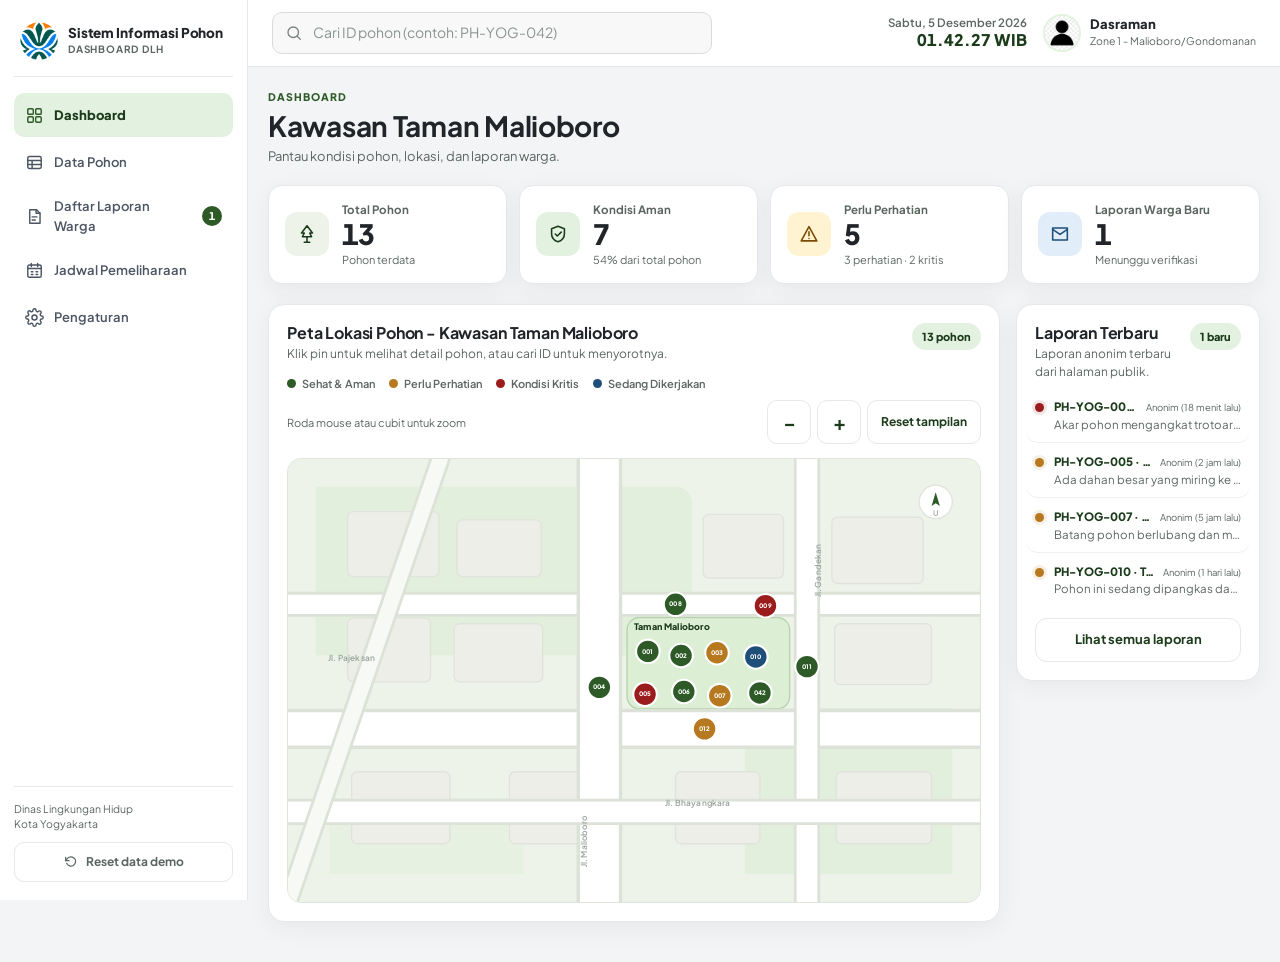
<file: dashboard.html>
<!DOCTYPE html>
<html lang="id">
<head>
  <meta charset="UTF-8">
  <meta name="viewport" content="width=device-width, initial-scale=1">
  <meta name="description" content="Dashboard petugas DLH Kota Yogyakarta: metrik pohon, peta lokasi, dan pemantauan kondisi pohon perkotaan.">
  <meta name="theme-color" content="#1B3B1A">
  <title>Dashboard DLH — Sistem Informasi Pohon Perkotaan</title>
  <link rel="icon" type="image/png" href="assets/DLHLog.png">
  <link rel="preconnect" href="https://fonts.googleapis.com">
  <link rel="preconnect" href="https://fonts.gstatic.com" crossorigin>
  <link href="https://fonts.googleapis.com/css2?family=Plus+Jakarta+Sans:wght@400;500;600;700;800&display=swap" rel="stylesheet">
  <link rel="stylesheet" href="css/style.css">
</head>
<body class="halaman-dashboard">
  <a class="lewati-ke-konten" href="#isi-dasbor">Lewati ke konten utama</a>

  <div class="tata-letak-dasbor">
    <aside class="sidebar" id="sidebar-dasbor" aria-label="Navigasi dashboard">
      <a class="sidebar-merek" href="index.html" aria-label="Buka halaman publik Sistem Informasi Pohon Perkotaan">
        <img class="logo-dlh" src="assets/DLHLog.png" alt="Logo DLH" width="38" height="38">
        <span class="sidebar-merek-teks">
          <span class="sidebar-judul">Sistem Informasi Pohon</span>
          <span class="sidebar-sub">Dashboard DLH</span>
        </span>
      </a>

      <nav class="sidebar-nav" aria-label="Menu utama">
        <button class="menu-dasbor aktif" type="button" data-tampilan="dashboard" aria-current="page">
          <svg viewBox="0 0 24 24" fill="none" stroke="currentColor" stroke-width="1.8" stroke-linecap="round" stroke-linejoin="round" aria-hidden="true" focusable="false">
            <rect x="3.5" y="3.5" width="7" height="7" rx="1.5"></rect>
            <rect x="13.5" y="3.5" width="7" height="7" rx="1.5"></rect>
            <rect x="3.5" y="13.5" width="7" height="7" rx="1.5"></rect>
            <rect x="13.5" y="13.5" width="7" height="7" rx="1.5"></rect>
          </svg>
          <span>Dashboard</span>
        </button>
        <button class="menu-dasbor" type="button" data-tampilan="data-pohon">
          <svg viewBox="0 0 24 24" fill="none" stroke="currentColor" stroke-width="1.8" stroke-linecap="round" stroke-linejoin="round" aria-hidden="true" focusable="false">
            <rect x="3.5" y="4.5" width="17" height="15" rx="2"></rect>
            <path d="M3.5 9.5h17M3.5 14.5h17M9 9.5v10"></path>
          </svg>
          <span>Data Pohon</span>
        </button>
        <button class="menu-dasbor" type="button" data-tampilan="laporan">
          <svg viewBox="0 0 24 24" fill="none" stroke="currentColor" stroke-width="1.8" stroke-linecap="round" stroke-linejoin="round" aria-hidden="true" focusable="false">
            <path d="M6 3.5h8.5L19 8v12.5H6z"></path>
            <path d="M14 3.5V8h5M9 12.5h6M9 16.5h4"></path>
          </svg>
          <span>Daftar Laporan Warga</span>
          <span class="lencana-menu" id="lencana-laporan" hidden></span>
        </button>
        <button class="menu-dasbor" type="button" data-tampilan="jadwal">
          <svg viewBox="0 0 24 24" fill="none" stroke="currentColor" stroke-width="1.8" stroke-linecap="round" stroke-linejoin="round" aria-hidden="true" focusable="false">
            <rect x="3.5" y="5" width="17" height="15.5" rx="2"></rect>
            <path d="M8 3v4M16 3v4M3.5 9.5h17M8 13.5h2M14 13.5h2M8 17h2M14 17h2"></path>
          </svg>
          <span>Jadwal Pemeliharaan</span>
        </button>
        <button class="menu-dasbor" type="button" data-tampilan="pengaturan">
          <svg viewBox="0 0 24 24" fill="none" stroke="currentColor" stroke-width="1.8" stroke-linecap="round" stroke-linejoin="round" aria-hidden="true" focusable="false">
            <circle cx="12" cy="12" r="3.2"></circle>
            <path d="M19.4 15a1.7 1.7 0 0 0 .34 1.87l.06.06a2 2 0 1 1-2.83 2.83l-.06-.06A1.7 1.7 0 0 0 15 19.4a1.7 1.7 0 0 0-1 1.55V21a2 2 0 1 1-4 0v-.09A1.7 1.7 0 0 0 9 19.4a1.7 1.7 0 0 0-1.87.34l-.06.06a2 2 0 1 1-2.83-2.83l.06-.06A1.7 1.7 0 0 0 4.6 15a1.7 1.7 0 0 0-1.55-1H3a2 2 0 1 1 0-4h.09A1.7 1.7 0 0 0 4.6 9a1.7 1.7 0 0 0-.34-1.87l-.06-.06a2 2 0 1 1 2.83-2.83l.06.06A1.7 1.7 0 0 0 9 4.6a1.7 1.7 0 0 0 1-1.55V3a2 2 0 1 1 4 0v.09A1.7 1.7 0 0 0 15 4.6a1.7 1.7 0 0 0 1.87-.34l.06-.06a2 2 0 1 1 2.83 2.83l-.06.06A1.7 1.7 0 0 0 19.4 9c.14.62.7 1 1.55 1H21a2 2 0 1 1 0 4h-.09a1.7 1.7 0 0 0-1.51 1Z"></path>
          </svg>
          <span>Pengaturan</span>
        </button>
      </nav>

      <div class="sidebar-kaki">
        <p class="sidebar-catatan">Dinas Lingkungan Hidup<br>Kota Yogyakarta</p>
        <button class="tombol-reset-data" id="tombol-reset-data" type="button">
          <svg viewBox="0 0 24 24" fill="none" stroke="currentColor" stroke-width="1.8" stroke-linecap="round" stroke-linejoin="round" aria-hidden="true" focusable="false">
            <path d="M4 5v5h5"></path>
            <path d="M5.5 14a7 7 0 1 0 1.2-7.5L4 10"></path>
          </svg>
          Reset data demo
        </button>
      </div>
    </aside>

    <div class="konten-dasbor">
      <header class="bar-atas">
        <button class="tombol-menu-dasbor" id="tombol-menu-dasbor" type="button" aria-label="Buka menu navigasi" aria-expanded="false" aria-controls="sidebar-dasbor">
          <svg viewBox="0 0 24 24" fill="none" stroke="currentColor" stroke-width="1.8" stroke-linecap="round" stroke-linejoin="round" aria-hidden="true" focusable="false">
            <path d="M4 7h16M4 12h16M4 17h16"></path>
          </svg>
        </button>

        <form class="cari-dasbor" id="form-cari-pohon" role="search" novalidate>
          <label class="sr-only" for="cari-pohon-dasbor">Cari ID pohon</label>
          <span class="ikon-cari-dasbor" aria-hidden="true">
            <svg viewBox="0 0 24 24" fill="none" stroke="currentColor" stroke-width="1.8" stroke-linecap="round" stroke-linejoin="round" focusable="false">
              <circle cx="11" cy="11" r="7"></circle>
              <path d="m16.2 16.2 4.3 4.3"></path>
            </svg>
          </span>
          <input id="cari-pohon-dasbor" name="cari" type="search" placeholder="Cari ID pohon (contoh: PH-YOG-042)" autocomplete="off" autocapitalize="characters" spellcheck="false" aria-describedby="error-cari-dasbor status-cari-dasbor">
          <p class="pesan-error pesan-cari-dasbor" id="error-cari-dasbor" role="alert" hidden></p>
          <p class="sr-only" id="status-cari-dasbor" aria-live="polite"></p>
        </form>

        <div class="waktu-dasbor">
          <p class="waktu-tanggal" id="tanggal-dasbor"></p>
          <p class="waktu-jam" id="jam-dasbor"></p>
        </div>

        <div class="profil-dasbor">
          <img class="profile" src="assets/Profile.jpg" alt="Profile" width="38" height="38">
          <span class="profil-teks">
            <span class="profil-nama">Dasraman</span>
            <span class="profil-zona">Zone 1 - Malioboro/Gondomanan</span>
          </span>
        </div>
      </header>

      <main class="isi-dasbor" id="isi-dasbor">
        <section class="tampilan" id="tampilan-dashboard" aria-labelledby="judul-dasbor">
          <div class="kepala-dasbor">
            <div>
              <p class="eyebrow-dasbor">Dashboard</p>
              <h1 class="judul-dasbor" id="judul-dasbor">Kawasan Taman Malioboro</h1>
              <p class="sub-dasbor">Pantau kondisi pohon, lokasi, dan laporan warga.</p>
            </div>
          </div>

          <section class="metrik-grid" aria-label="Metrik utama">
            <article class="kartu-metrik metrik-total">
              <span class="ikon-metrik" aria-hidden="true">
                <svg viewBox="0 0 24 24" fill="none" stroke="currentColor" stroke-width="1.7" stroke-linecap="round" stroke-linejoin="round" focusable="false">
                  <path d="M12 3 6 11h3l-2 4h10l-2-4h3L12 3Z"></path>
                  <path d="M12 15v6M9 21h6"></path>
                </svg>
              </span>
              <div>
                <p class="metrik-label">Total Pohon</p>
                <p class="metrik-nilai" id="metrik-total">0</p>
                <p class="metrik-sub" id="metrik-total-sub">Pohon terdata</p>
              </div>
            </article>

            <article class="kartu-metrik metrik-aman">
              <span class="ikon-metrik" aria-hidden="true">
                <svg viewBox="0 0 24 24" fill="none" stroke="currentColor" stroke-width="1.7" stroke-linecap="round" stroke-linejoin="round" focusable="false">
                  <path d="M12 3.5 5 6.2v5.4c0 4.3 2.9 7.4 7 8.9 4.1-1.5 7-4.6 7-8.9V6.2L12 3.5Z"></path>
                  <path d="m9 12 2.2 2.2L15.5 10"></path>
                </svg>
              </span>
              <div>
                <p class="metrik-label">Kondisi Aman</p>
                <p class="metrik-nilai" id="metrik-aman">0</p>
                <p class="metrik-sub" id="metrik-aman-sub">Pohon sehat</p>
              </div>
            </article>

            <article class="kartu-metrik metrik-perhatian">
              <span class="ikon-metrik" aria-hidden="true">
                <svg viewBox="0 0 24 24" fill="none" stroke="currentColor" stroke-width="1.7" stroke-linecap="round" stroke-linejoin="round" focusable="false">
                  <path d="M12 4 3.5 19.5h17L12 4Z"></path>
                  <path d="M12 9.5v4.5M12 17h.01"></path>
                </svg>
              </span>
              <div>
                <p class="metrik-label">Perlu Perhatian</p>
                <p class="metrik-nilai" id="metrik-perhatian">0</p>
                <p class="metrik-sub" id="metrik-perhatian-sub">Perlu pemantauan</p>
              </div>
            </article>

            <article class="kartu-metrik metrik-laporan">
              <span class="ikon-metrik" aria-hidden="true">
                <svg viewBox="0 0 24 24" fill="none" stroke="currentColor" stroke-width="1.7" stroke-linecap="round" stroke-linejoin="round" focusable="false">
                  <path d="M4 5.5h16v13H4z"></path>
                  <path d="m4 7 8 5.5L20 7"></path>
                </svg>
              </span>
              <div>
                <p class="metrik-label">Laporan Warga Baru</p>
                <p class="metrik-nilai" id="metrik-laporan">0</p>
                <p class="metrik-sub" id="metrik-laporan-sub">Menunggu verifikasi</p>
              </div>
            </article>
          </section>

          <div class="grid-dasbor" id="grid-dasbor">
            <section class="kartu kartu-peta" aria-labelledby="judul-peta">
              <div class="kepala-kartu">
                <div>
                  <h2 class="judul-kartu" id="judul-peta">Peta Lokasi Pohon - Kawasan Taman Malioboro</h2>
                  <p class="sub-kartu">Klik pin untuk melihat detail pohon, atau cari ID untuk menyorotnya.</p>
                </div>
                <span class="penanda-jumlah" id="jumlah-pin">0 pohon</span>
              </div>

              <div class="legenda-peta" aria-label="Legenda status pohon">
                <span class="legenda-item"><span class="legenda-titik legenda-aman" aria-hidden="true"></span>Sehat &amp; Aman</span>
                <span class="legenda-item"><span class="legenda-titik legenda-perhatian" aria-hidden="true"></span>Perlu Perhatian</span>
                <span class="legenda-item"><span class="legenda-titik legenda-kritis" aria-hidden="true"></span>Kondisi Kritis</span>
                <span class="legenda-item"><span class="legenda-titik legenda-dikerjakan" aria-hidden="true"></span>Sedang Dikerjakan</span>
              </div>

              <div class="alat-peta">
                <span class="petunjuk-zoom">Roda mouse atau cubit untuk zoom</span>
                <div class="tombol-zoom-grup" role="group" aria-label="Kontrol zoom peta">
                  <button class="tombol tombol-sekunder tombol-kecil tombol-zoom-peta" id="zoom-keluar" type="button" aria-label="Perkecil peta" title="Perkecil peta">−</button>
                  <button class="tombol tombol-sekunder tombol-kecil tombol-zoom-peta" id="zoom-masuk" type="button" aria-label="Perbesar peta" title="Perbesar peta">+</button>
                  <button class="tombol tombol-sekunder tombol-kecil tombol-zoom-reset" id="zoom-reset" type="button" aria-label="Reset tampilan peta" title="Reset tampilan peta">Reset tampilan</button>
                </div>
                <p class="sr-only" id="status-zoom-peta" aria-live="polite"></p>
              </div>

              <div class="bingkai-peta">
                <svg class="peta-svg" id="peta-pohon" viewBox="0 0 1000 640" role="group" aria-label="Peta lokasi pohon di Kawasan Taman Malioboro">
                  <rect width="1000" height="640" fill="#EEF3EA"></rect>

                  <g aria-hidden="true">
                    <path d="M40 40h520a24 24 0 0 1 24 24v220H40z" fill="#E3EFDD"></path>
                    <path d="M660 360h300v240H660z" fill="#E3EFDD"></path>
                    <path d="M60 490h280v110H60z" fill="#E7F1E1"></path>
                    <rect x="490" y="229" width="235" height="132" rx="18" fill="#DCEFD5" stroke="#B7D3AD" stroke-width="2"></rect>

                    <g fill="#EDEEE8" stroke="#E0E3DB" stroke-width="2">
                      <rect x="86" y="76" width="132" height="94" rx="8"></rect>
                      <rect x="244" y="88" width="122" height="82" rx="8"></rect>
                      <rect x="86" y="230" width="120" height="92" rx="8"></rect>
                      <rect x="240" y="238" width="128" height="84" rx="8"></rect>
                      <rect x="600" y="80" width="116" height="92" rx="8"></rect>
                      <rect x="786" y="84" width="132" height="96" rx="8"></rect>
                      <rect x="790" y="238" width="140" height="88" rx="8"></rect>
                      <rect x="92" y="452" width="142" height="104" rx="8"></rect>
                      <rect x="320" y="452" width="128" height="104" rx="8"></rect>
                      <rect x="560" y="452" width="122" height="104" rx="8"></rect>
                      <rect x="792" y="452" width="138" height="104" rx="8"></rect>
                    </g>

                    <g fill="none" stroke-linecap="round">
                      <path d="M-20 210h1040" stroke="#DCE2D8" stroke-width="36"></path>
                      <path d="M-20 210h1040" stroke="#FFFFFF" stroke-width="28"></path>
                      <path d="M-20 390h1040" stroke="#DCE2D8" stroke-width="58"></path>
                      <path d="M-20 390h1040" stroke="#FFFFFF" stroke-width="48"></path>
                      <path d="M450-20v680" stroke="#DCE2D8" stroke-width="66"></path>
                      <path d="M450-20v680" stroke="#FFFFFF" stroke-width="56"></path>
                      <path d="M750-20v680" stroke="#DCE2D8" stroke-width="38"></path>
                      <path d="M750-20v680" stroke="#FFFFFF" stroke-width="30"></path>
                      <path d="M-20 510h1040" stroke="#DCE2D8" stroke-width="38"></path>
                      <path d="M-20 510h1040" stroke="#FFFFFF" stroke-width="30"></path>
                      <path d="M0 640 220 0" stroke="#DCE2D8" stroke-width="30"></path>
                      <path d="M0 640 220 0" stroke="#F7F9F5" stroke-width="22"></path>
                    </g>

                    <g class="peta-jalan-label" fill="#98A49B">
                      <text x="58" y="292">Jl. Pajeksan</text>
                      <text x="545" y="502">Jl. Bhayangkara</text>
                      <text x="770" y="200" transform="rotate(-90 770 200)">Jl. Gandekan</text>
                      <text x="432" y="590" transform="rotate(-90 432 590)">Jl. Malioboro</text>
                    </g>

                    <text class="peta-taman-label" id="label-taman-peta" x="500" y="247">Taman Malioboro</text>

                    <g transform="translate(936 62)" fill="#A8B2A9">
                      <circle r="24" fill="#FFFFFF" stroke="#E0E5DD" stroke-width="2"></circle>
                      <path d="M0-14 6 6 0 2-6 6Z" fill="#2D5A27"></path>
                      <text x="0" y="20" text-anchor="middle" font-size="11" font-weight="700">U</text>
                    </g>
                  </g>

                  <g id="lapisan-pin"></g>
                  <g id="lapisan-label" pointer-events="none"></g>
                  <g id="lapisan-pilih" pointer-events="none"></g>
                </svg>
              </div>
            </section>

            <section class="kartu kartu-laporan kartu-notifikasi-laporan" aria-labelledby="judul-laporan">
              <div class="kepala-kartu">
                <div>
                  <h2 class="judul-kartu" id="judul-laporan">Laporan Terbaru</h2>
                  <p class="sub-kartu">Laporan anonim terbaru dari halaman publik.</p>
                </div>
                <span class="penanda-jumlah" id="jumlah-laporan">0 baru</span>
              </div>
              <div class="kartu-isi kartu-isi-laporan daftar-notifikasi-laporan" id="daftar-laporan" aria-live="polite"></div>
              <div class="kaki-kartu-laporan">
                <button class="tombol tombol-sekunder tombol-blok tombol-lihat-semua" id="tombol-lihat-semua-laporan" type="button">Lihat semua laporan</button>
              </div>
            </section>
          </div>
        </section>

        <section class="tampilan tampilan-data-pohon" id="tampilan-data-pohon" hidden aria-labelledby="judul-data-pohon-halaman">
            <div class="kepala-dasbor">
              <div>
                <p class="eyebrow-dasbor">Data Pohon</p>
                <h1 class="judul-dasbor" id="judul-data-pohon-halaman">Data Pohon Kawasan</h1>
                <p class="sub-dasbor">Kelola data seluruh pohon dan tentukan letaknya di peta. Klik peta saat menambah atau mengubah pohon.</p>
              </div>
            </div>
            <div class="slot-peta-data" id="slot-peta-data"></div>

            <section class="kartu kartu-data-pohon" id="kartu-data-pohon" aria-labelledby="judul-data-pohon">
            <div class="kepala-kartu">
              <div>
                <h2 class="judul-kartu" id="judul-data-pohon">Data Pohon</h2>
                <p class="sub-kartu">Cari, saring, lalu kelola data seluruh pohon kawasan.</p>
              </div>
              <span class="penanda-jumlah" id="jumlah-tabel-pohon">0 pohon</span>
            </div>

            <div class="alat-data-pohon">
              <form class="cari-data-pohon" id="form-cari-tabel" role="search" novalidate>
                <label class="sr-only" for="cari-tabel-pohon">Cari kode atau nama pohon</label>
                <span class="ikon-cari-dasbor" aria-hidden="true">
                  <svg viewBox="0 0 24 24" fill="none" stroke="currentColor" stroke-width="1.8" stroke-linecap="round" stroke-linejoin="round" focusable="false">
                    <circle cx="11" cy="11" r="7"></circle>
                    <path d="m16.2 16.2 4.3 4.3"></path>
                  </svg>
                </span>
                <input class="kontrol kontrol-cari" id="cari-tabel-pohon" name="cari" type="search" placeholder="Cari kode atau nama pohon" autocomplete="off" autocapitalize="characters" spellcheck="false">
              </form>

              <div class="filter-data-pohon">
                <label class="sr-only" for="filter-status-pohon">Filter status pohon</label>
                <select class="pilihan pilihan-filter" id="filter-status-pohon">
                  <option value="">Semua status</option>
                  <option value="aman">Sehat &amp; Aman</option>
                  <option value="perhatian">Perlu Perhatian</option>
                  <option value="kritis">Kondisi Kritis</option>
                  <option value="dikerjakan">Sedang Dikerjakan</option>
                </select>
                <label class="sr-only" for="filter-lokasi-pohon">Filter lokasi pohon</label>
                <select class="pilihan pilihan-filter" id="filter-lokasi-pohon">
                  <option value="">Semua lokasi</option>
                  <option value="taman">Di dalam taman</option>
                  <option value="jalan">Di jalan sekitar taman</option>
                </select>
              </div>

              <button class="tombol tombol-utama tombol-kecil tombol-tambah-tabel" id="tombol-tambah-pohon-tabel" type="button">
                <svg viewBox="0 0 24 24" fill="none" stroke="currentColor" stroke-width="2" stroke-linecap="round" aria-hidden="true" focusable="false">
                  <path d="M12 5v14M5 12h14"></path>
                </svg>
                Tambah Pohon
              </button>
            </div>

            <p class="sr-only" id="status-tabel-pohon" aria-live="polite"></p>

            <div class="tabel-gulir" role="region" aria-label="Tabel data pohon" tabindex="0">
              <table class="tabel-pohon">
                <caption class="sr-only">Daftar seluruh pohon kawasan beserta lokasi, status, tingkat kesehatan, dan aksi pengelolaan.</caption>
                <thead>
                  <tr>
                    <th scope="col">Kode</th>
                    <th scope="col">Nama</th>
                    <th scope="col">Nama Latin</th>
                    <th scope="col">Lokasi</th>
                    <th scope="col">Status</th>
                    <th scope="col">Kesehatan</th>
                    <th scope="col" class="kolom-aksi">Aksi</th>
                  </tr>
                </thead>
                <tbody id="isi-tabel-pohon"></tbody>
              </table>
            </div>
          </section>
        </section>

        <section class="tampilan" id="tampilan-laporan" hidden aria-labelledby="judul-laporan-lengkap">
          <div class="kepala-dasbor">
            <div>
              <p class="eyebrow-dasbor">Daftar Laporan Warga</p>
              <h1 class="judul-dasbor" id="judul-laporan-lengkap">Laporan Warga</h1>
              <p class="sub-dasbor">Tinjau laporan anonim lalu jalankan alur penanganan sampai selesai.</p>
            </div>
            <p class="penanda-data"><span class="titik-data" aria-hidden="true"></span><span id="ringkasan-laporan">0 laporan</span></p>
          </div>

          <div class="kartu kartu-daftar-laporan">
            <div class="kartu-isi kartu-isi-laporan daftar-laporan daftar-laporan-lengkap" id="daftar-laporan-lengkap" aria-live="polite"></div>
          </div>
        </section>

        <section class="tampilan" id="tampilan-segera" hidden aria-labelledby="judul-segera">
          <div class="kartu keadaan-segera">
            <span class="ikon-segera" aria-hidden="true">
              <svg viewBox="0 0 24 24" fill="none" stroke="currentColor" stroke-width="1.6" stroke-linecap="round" stroke-linejoin="round" focusable="false">
                <circle cx="12" cy="12" r="8.5"></circle>
                <path d="M12 7.5V12l3 2"></path>
              </svg>
            </span>
            <p class="eyebrow-dasbor">Menu Dashboard</p>
            <h1 id="judul-segera">Segera hadir</h1>
            <p class="teks-redup" id="deskripsi-segera">Fitur ini akan tersedia pada versi berikutnya.</p>
            <button class="tombol tombol-sekunder" id="kembali-dasbor" type="button">Kembali ke Dashboard</button>
          </div>
        </section>
      </main>
    </div>
  </div>

  <div class="lapisan-sidebar" id="lapisan-sidebar" hidden></div>

  <dialog class="dialog-form-pohon" id="panel-form-pohon" aria-labelledby="judul-form-pohon">
    <div class="dialog-form-kepala">
      <div>
        <h2 class="judul-kartu" id="judul-form-pohon">Tambah Pohon</h2>
        <p class="sub-kartu" id="sub-form-pohon">Isi data pohon, lalu klik pada peta untuk memilih posisi pin.</p>
      </div>
      <button class="panel-tutup" id="tutup-form-pohon" type="button" aria-label="Tutup form pohon">
        <svg viewBox="0 0 24 24" fill="none" stroke="currentColor" stroke-width="2" stroke-linecap="round" aria-hidden="true" focusable="false">
            <path d="m6 6 12 12M18 6 6 18"></path>
        </svg>
      </button>
      </div>

      <form class="form-pohon" id="form-pohon" novalidate>
        <div class="form-pohon-grid">
          <div class="form-grup">
            <label class="label-form" for="input-kode-pohon">Kode pohon</label>
            <input class="kontrol" id="input-kode-pohon" type="text" readonly aria-describedby="bantuan-kode-pohon">
            <p class="bantuan" id="bantuan-kode-pohon">Kode dibuat otomatis berurutan dan tidak dapat diubah.</p>
          </div>

          <div class="form-grup">
            <label class="label-form" for="input-nama-pohon">Nama pohon <span class="tanda-wajib" aria-hidden="true">*</span></label>
            <input class="kontrol" id="input-nama-pohon" name="nama" type="text" required aria-required="true" aria-describedby="error-nama-pohon">
            <p class="pesan-error" id="error-nama-pohon" role="alert" hidden></p>
          </div>

          <div class="form-grup">
            <label class="label-form" for="input-latin-pohon">Nama Latin</label>
            <input class="kontrol" id="input-latin-pohon" name="namaLatin" type="text" placeholder="Contoh: Swietenia mahagoni">
          </div>

          <div class="form-grup">
            <label class="label-form" for="input-usia-pohon">Estimasi usia (tahun)</label>
            <input class="kontrol" id="input-usia-pohon" name="usia" type="number" min="0" step="1" inputmode="numeric" value="0">
          </div>

          <div class="form-grup">
            <label class="label-form" for="input-resapan-pohon">Daya resapan air</label>
            <select class="pilihan" id="input-resapan-pohon" name="resapanTingkat">
              <option value="Tinggi">Tinggi</option>
              <option value="Sedang" selected>Sedang</option>
              <option value="Rendah">Rendah</option>
            </select>
          </div>

          <div class="form-grup">
            <label class="label-form" for="input-liter-pohon">Perkiraan resapan (L/hari)</label>
            <input class="kontrol" id="input-liter-pohon" name="resapanLiter" type="number" min="0" step="1" inputmode="numeric" value="0">
          </div>

          <div class="form-grup">
            <label class="label-form" for="input-pangkas-pohon">Jadwal pemangkasan</label>
            <input class="kontrol" id="input-pangkas-pohon" name="jadwalPangkas" type="date">
          </div>

          <div class="form-grup">
            <label class="label-form" for="input-kesehatan-pohon">Tingkat kesehatan (0-100) <span class="tanda-wajib" aria-hidden="true">*</span></label>
            <input class="kontrol" id="input-kesehatan-pohon" name="kesehatan" type="number" min="0" max="100" step="1" inputmode="numeric" required aria-required="true" aria-describedby="error-kesehatan-pohon">
            <p class="pesan-error" id="error-kesehatan-pohon" role="alert" hidden></p>
          </div>

          <div class="form-grup">
            <label class="label-form" for="input-status-pohon">Status</label>
            <select class="pilihan" id="input-status-pohon" name="status">
              <option value="aman">Sehat &amp; Aman</option>
              <option value="perhatian">Perlu Perhatian</option>
              <option value="kritis">Kondisi Kritis</option>
              <option value="dikerjakan">Sedang Dikerjakan</option>
            </select>
          </div>

          <div class="form-grup">
            <label class="label-form" for="input-lokasi-pohon">Lokasi</label>
            <select class="pilihan" id="input-lokasi-pohon" name="lokasiTipe">
              <option value="taman">Di dalam taman</option>
              <option value="jalan">Di jalan sekitar taman</option>
            </select>
          </div>
        </div>
        
        <div class="form-posisi">
          <p class="label-form">Posisi pin</p>
          <p class="bantuan">Klik pada peta lokasi pohon untuk menaruh pin. Peta tetap bisa di-zoom dan digeser.</p>
          <p class="posisi-nilai" id="status-posisi-pohon">Posisi belum dipilih.</p>
        </div>
        
        <p class="pesan-error" id="error-form-pohon" role="alert" hidden></p>

        <div class="aksi-form">
          <button class="tombol tombol-sekunder" type="button" id="batal-form-pohon">Batal</button>
          <button class="tombol tombol-utama" type="submit" id="simpan-form-pohon">Simpan Pohon</button>
        </div>
      </form>
    </dialog>

  <dialog class="panel-detail" id="dialog-pohon" aria-labelledby="judul-detail-pohon">
    <div class="panel-detail-isi">
      <div class="panel-detail-kepala">
        <p class="kode-pohon" id="detail-kode"></p>
        <button class="panel-tutup" type="button" id="tutup-detail-pohon" aria-label="Tutup detail pohon">
          <svg viewBox="0 0 24 24" fill="none" stroke="currentColor" stroke-width="2" stroke-linecap="round" aria-hidden="true" focusable="false">
            <path d="m6 6 12 12M18 6 6 18"></path>
          </svg>
        </button>
      </div>
      <h2 class="judul-detail" id="judul-detail-pohon"></h2>
      <p class="nama-latin" id="detail-latin"></p>
      <p class="detail-status"><span class="badge" id="detail-badge"></span></p>
      <dl class="rincian-detail" id="detail-rincian"></dl>
      <a class="tombol tombol-utama tombol-blok" id="detail-tautan" href="index.html?id=PH-YOG-042">Buka Halaman Publik</a>
      <div class="detail-aksi">
        <button class="tombol tombol-sekunder" id="tombol-ubah-pohon" type="button">Ubah</button>
        <button class="tombol tombol-bahaya" id="tombol-hapus-pohon" type="button">Hapus</button>
      </div>
      <p class="bantuan detail-catatan">Perubahan dari dashboard akan terlihat di halaman publik setelah halaman dimuat ulang.</p>
    </div>
  </dialog>

  <dialog class="panel-detail" id="dialog-laporan" aria-labelledby="judul-detail-laporan">
    <div class="panel-detail-isi">
      <div class="panel-detail-kepala">
        <p class="kode-pohon" id="detail-laporan-kode"></p>
        <button class="panel-tutup" type="button" id="tutup-detail-laporan" aria-label="Tutup detail laporan">
          <svg viewBox="0 0 24 24" fill="none" stroke="currentColor" stroke-width="2" stroke-linecap="round" aria-hidden="true" focusable="false">
            <path d="m6 6 12 12M18 6 6 18"></path>
          </svg>
        </button>
      </div>
      <h2 class="judul-detail" id="judul-detail-laporan">Detail Laporan Warga</h2>
      <p class="detail-laporan-meta" id="detail-laporan-meta"></p>
      <p class="detail-status"><span class="badge" id="detail-laporan-badge"></span></p>
      <p class="detail-laporan-deskripsi" id="detail-laporan-deskripsi"></p>
      <figure class="detail-laporan-foto" id="detail-laporan-foto-wadah">
        <img id="detail-laporan-foto" alt="Foto laporan warga" width="640" height="420">
      </figure>
      <dl class="rincian-detail" id="detail-laporan-rincian"></dl>
      <a class="tombol tombol-sekunder tombol-blok" id="detail-laporan-tautan" href="index.html">Buka Halaman Publik</a>
    </div>
  </dialog>

  <dialog class="panel-detail" id="dialog-hapus-pohon" aria-labelledby="judul-hapus-pohon">
    <div class="panel-detail-isi">
      <div class="panel-detail-kepala">
        <p class="kode-pohon" id="hapus-kode-pohon"></p>
        <button class="panel-tutup" type="button" id="tutup-hapus-pohon" aria-label="Tutup konfirmasi hapus pohon">
          <svg viewBox="0 0 24 24" fill="none" stroke="currentColor" stroke-width="2" stroke-linecap="round" aria-hidden="true" focusable="false">
            <path d="m6 6 12 12M18 6 6 18"></path>
          </svg>
        </button>
      </div>
      <h2 class="judul-detail" id="judul-hapus-pohon">Hapus pohon?</h2>
      <p class="teks-redup" id="pesan-hapus-pohon"></p>
      <p class="pesan-peringatan" id="peringatan-hapus-pohon" role="alert" hidden></p>
      <div class="aksi-form">
        <button class="tombol tombol-sekunder" type="button" id="batal-hapus-pohon">Batal</button>
        <button class="tombol tombol-bahaya" type="button" id="konfirmasi-hapus-pohon">Hapus Pohon</button>
      </div>
    </div>
  </dialog>

  <script src="js/data.js"></script>
  <script src="js/dashboard.js"></script>
</body>
</html>
</file>
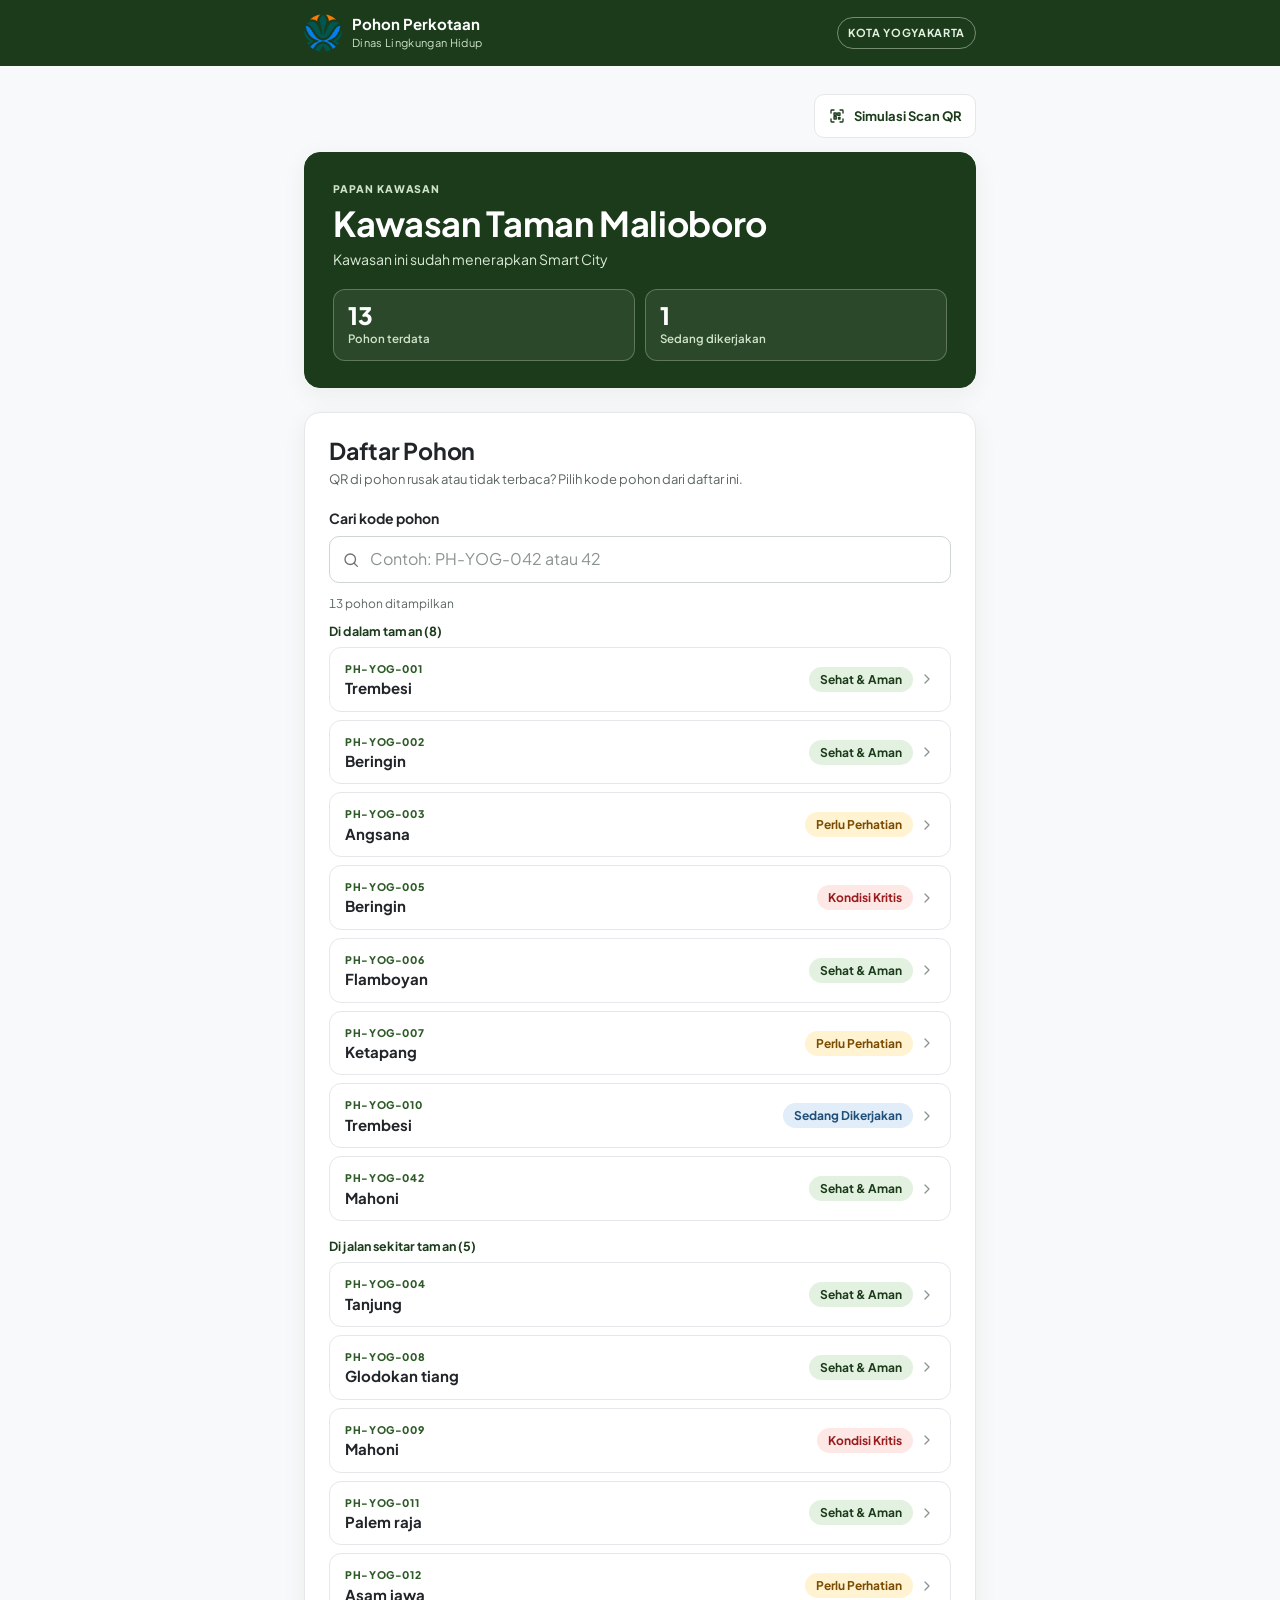
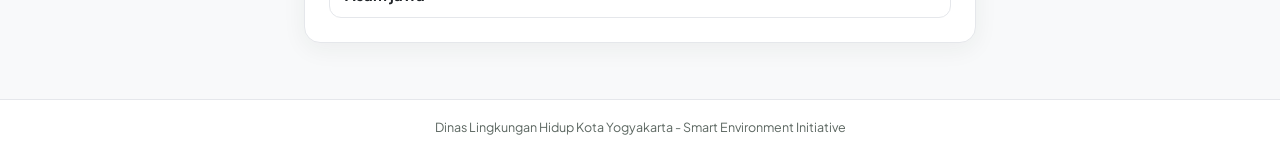
<file: taman.html>
<!DOCTYPE html>
<html lang="id">
<head>
  <meta charset="UTF-8">
  <meta name="viewport" content="width=device-width, initial-scale=1">
  <meta name="description" content="Papan kawasan digital: daftar pohon di dalam taman dan di jalan sekitar, status kesehatan, dan akses cepat ke halaman informasi setiap pohon di Kota Yogyakarta.">
  <meta name="theme-color" content="#1B3B1A">
  <title>Papan Kawasan — Sistem Informasi Pohon Perkotaan</title>
  <link rel="icon" type="image/png" href="assets/DLHLog.png">
  <link rel="preconnect" href="https://fonts.googleapis.com">
  <link rel="preconnect" href="https://fonts.gstatic.com" crossorigin>
  <link href="https://fonts.googleapis.com/css2?family=Plus+Jakarta+Sans:wght@400;500;600;700;800&display=swap" rel="stylesheet">
  <link rel="stylesheet" href="css/style.css">
</head>
<body class="halaman halaman-publik halaman-taman">
  <a class="lewati-ke-konten" href="#isi-taman">Lewati ke konten utama</a>

  <header class="kepala-publik">
    <div class="wadah">
      <a class="merek" href="index.html" aria-label="Beranda Sistem Informasi Pohon Perkotaan">
        <img class="logo-dlh" src="assets/DLHLog.png" alt="Logo DLH" width="38" height="38">
        <span class="merek-teks">
          <span class="merek-judul">Pohon Perkotaan</span>
          <span class="merek-sub">Dinas Lingkungan Hidup</span>
        </span>
      </a>
      <span class="penanda-kota">Kota Yogyakarta</span>
    </div>
  </header>

  <main class="wadah halaman-isi">
    <div class="bilah-aksi">
      <button class="tombol tombol-sekunder tombol-kecil" type="button" id="tombol-scan" aria-haspopup="dialog">
        <svg width="18" height="18" viewBox="0 0 24 24" fill="none" stroke="currentColor" stroke-width="1.8" stroke-linecap="round" stroke-linejoin="round" aria-hidden="true" focusable="false">
          <path d="M4 8V5a1 1 0 0 1 1-1h3M16 4h3a1 1 0 0 1 1 1v3M20 16v3a1 1 0 0 1-1 1h-3M8 20H5a1 1 0 0 1-1-1v-3"></path>
          <path d="M8 8h3v3H8zM13 8h3v3h-3zM8 13h3v3H8zM14 14h2v2h-2z"></path>
        </svg>
        Simulasi Scan QR
      </button>
    </div>

    <div id="isi-taman">
      <section class="kartu kartu-isi" aria-label="Memuat data">
        <p class="teks-redup">Memuat data kawasan...</p>
      </section>
    </div>

    <noscript>
      <section class="kartu kartu-isi bagian">
        <p>Halaman ini membutuhkan JavaScript untuk menampilkan daftar pohon dan kolom pencarian.</p>
      </section>
    </noscript>
  </main>

  <footer class="kaki">
    <p>Dinas Lingkungan Hidup Kota Yogyakarta - Smart Environment Initiative</p>
  </footer>

  <dialog class="dialog" id="dialog-scan" aria-labelledby="judul-dialog-scan" aria-describedby="deskripsi-dialog-scan">
    <form class="dialog-isi" id="form-scan" novalidate>
      <h2 id="judul-dialog-scan">Simulasi Scan QR</h2>
      <p class="teks-redup" id="deskripsi-dialog-scan">Masukkan kode pohon yang tertera pada papan atau batang pohon.</p>
      <div class="form-grup">
        <label class="label-form" for="input-scan">Kode pohon</label>
        <input class="kontrol" id="input-scan" name="kode" type="text" placeholder="Contoh: PH-YOG-042" autocomplete="off" autocapitalize="characters" spellcheck="false" aria-describedby="error-scan">
        <p class="pesan-error" id="error-scan" role="alert" hidden></p>
      </div>
      <div class="dialog-aksi">
        <button class="tombol tombol-sekunder" type="button" id="tombol-batal-scan">Batal</button>
        <button class="tombol tombol-utama" type="submit">Buka Halaman Pohon</button>
      </div>
    </form>
  </dialog>

  <script src="js/data.js"></script>
  <script src="js/taman.js"></script>
</body>
</html>
</file>
<file: css/style.css>
/* ==========================================================================
   style.css — gaya bersama Sistem Informasi Pohon Perkotaan Yogyakarta
   Token warna mengikuti SPEC. Font Plus Jakarta Sans dimuat lewat <link>
   Google Fonts di setiap halaman, dengan fallback system-ui.
   ========================================================================== */

:root {
  --hijau-sage: #2D5A27;
  --hijau-hutan: #1B3B1A;
  --latar-publik: #F8F9FA;
  --latar-dashboard: #F3F4F6;
  --teks: #212529;
  --teks-redup: #5B6660;
  --garis: #E5E7EB;
  --putih: #FFFFFF;

  --badge-aman-bg: #E3F1E0;
  --badge-aman-teks: #1B3B1A;
  --badge-perhatian-bg: #FFF3D1;
  --badge-perhatian-teks: #7A4B00;
  --badge-kritis-bg: #FDE8E6;
  --badge-kritis-teks: #9B1C1C;
  --badge-dikerjakan-bg: #E1EDF8;
  --badge-dikerjakan-teks: #1F4E79;

  --merah: #9B1C1C;
  --merah-bg: #FDE8E6;
  --hijau-muda: #E3F1E0;

  --pin-aman: #2D5A27;
  --pin-perhatian: #B7791F;
  --pin-kritis: #9B1C1C;
  --pin-dikerjakan: #1F4E79;

  --font: 'Plus Jakarta Sans', system-ui, -apple-system, 'Segoe UI', Roboto, Arial, sans-serif;
  --radius-kecil: 10px;
  --radius: 16px;
  --radius-besar: 24px;
  --bayang-kartu: 0 6px 24px rgba(27, 59, 26, 0.06);
  --transisi: 160ms ease;
  --lebar-publik: 720px;
  --lebar-dashboard: 1280px;
}

/* --------------------------------------------------------------------------
   Reset dan dasar
   -------------------------------------------------------------------------- */

*,
*::before,
*::after {
  box-sizing: border-box;
}

html {
  -webkit-text-size-adjust: 100%;
  scroll-behavior: smooth;
}

body {
  margin: 0;
  min-height: 100vh;
  font-family: var(--font);
  font-size: 16px;
  line-height: 1.55;
  color: var(--teks);
  background: var(--latar-publik);
  -webkit-font-smoothing: antialiased;
  text-rendering: optimizeLegibility;
}

body.halaman-dashboard {
  background: var(--latar-dashboard);
}

h1, h2, h3, h4, h5, h6 {
  margin: 0 0 0.5em;
  line-height: 1.22;
  letter-spacing: -0.01em;
}

h1 { font-size: clamp(1.5rem, 5vw, 2rem); }
h2 { font-size: clamp(1.2rem, 4vw, 1.45rem); }
h3 { font-size: 1.1rem; }

p {
  margin: 0 0 1rem;
}

p:last-child {
  margin-bottom: 0;
}

a {
  color: var(--hijau-sage);
  text-underline-offset: 3px;
}

a:hover {
  color: var(--hijau-hutan);
}

img {
  display: block;
  max-width: 100%;
}

button,
input,
textarea,
select {
  font: inherit;
  color: inherit;
}

button {
  cursor: pointer;
}

[hidden] {
  display: none !important;
}

::selection {
  background: var(--hijau-muda);
  color: var(--hijau-hutan);
}

:focus-visible {
  outline: 3px solid var(--hijau-sage);
  outline-offset: 2px;
  border-radius: 4px;
}

.kepala-publik :focus-visible {
  outline-color: var(--putih);
}

/* --------------------------------------------------------------------------
   Kerangka halaman
   -------------------------------------------------------------------------- */

.halaman {
  display: flex;
  flex-direction: column;
  min-height: 100vh;
}

.halaman-isi {
  flex: 1 1 auto;
}

.wadah {
  width: 100%;
  max-width: var(--lebar-publik);
  margin-inline: auto;
  padding: 20px 16px 40px;
}

.wadah-dashboard {
  max-width: var(--lebar-dashboard);
}

.bagian {
  margin-top: 20px;
}

@media (min-width: 640px) {
  .wadah {
    padding: 28px 24px 56px;
  }

  .bagian {
    margin-top: 24px;
  }
}

/* --------------------------------------------------------------------------
   Kepala halaman publik dan kaki halaman
   -------------------------------------------------------------------------- */

.kepala-publik {
  background: var(--hijau-hutan);
  color: var(--putih);
}

.kepala-publik .wadah {
  display: flex;
  align-items: center;
  justify-content: space-between;
  gap: 12px;
  padding-block: 14px;
}

.merek {
  display: flex;
  align-items: center;
  gap: 10px;
  min-width: 0;
}

.profile {
  width: 38px;
  height: 38px;
  flex: 0 0 auto;
  object-fit: cover;
  border-radius: 50%;
  padding: 0;
  border: 2px solid var(--hijau-muda);
  background: var(--putih);
}

.merek-teks {
  min-width: 0;
}

.merek-judul {
  margin: 0;
  font-size: 14px;
  font-weight: 700;
  line-height: 1.25;
}

.merek-sub {
  margin: 0;
  font-size: 11px;
  letter-spacing: 0.03em;
  color: #CFE3CB;
}

.penanda-kota {
  flex: 0 0 auto;
  padding: 6px 10px;
  border: 1px solid rgba(227, 241, 224, 0.45);
  border-radius: 999px;
  color: #E3F1E0;
  font-size: 10.5px;
  font-weight: 700;
  letter-spacing: 0.06em;
  text-transform: uppercase;
}

@media (min-width: 640px) {
  .merek-judul { font-size: 15px; }
  .penanda-kota { font-size: 11px; }
}

.kaki {
  margin-top: auto;
  padding: 18px 16px;
  border-top: 1px solid var(--garis);
  background: var(--putih);
  color: var(--teks-redup);
  font-size: 12.5px;
  text-align: center;
}

.kaki p {
  margin: 0;
}

/* --------------------------------------------------------------------------
   Kartu
   -------------------------------------------------------------------------- */

.kartu {
  background: var(--putih);
  border: 1px solid var(--garis);
  border-radius: var(--radius);
  box-shadow: var(--bayang-kartu);
}

.kartu-isi {
  padding: 20px;
}

.kartu-kepala {
  padding: 20px 20px 0;
}

.kartu-gelap {
  border-color: var(--hijau-hutan);
  background: var(--hijau-hutan);
  color: var(--putih);
}

.kartu-gelap .teks-redup {
  color: #CFE3CB;
}

@media (min-width: 640px) {
  .kartu-isi { padding: 24px; }
  .kartu-kepala { padding: 24px 24px 0; }
}

/* --------------------------------------------------------------------------
   Badge status
   -------------------------------------------------------------------------- */

.badge {
  display: inline-flex;
  align-items: center;
  gap: 6px;
  padding: 5px 11px;
  border-radius: 999px;
  font-size: 12px;
  font-weight: 700;
  line-height: 1.25;
  white-space: nowrap;
}

.badge-aman {
  background: var(--badge-aman-bg);
  color: var(--badge-aman-teks);
}

.badge-perhatian {
  background: var(--badge-perhatian-bg);
  color: var(--badge-perhatian-teks);
}

.badge-kritis {
  background: var(--badge-kritis-bg);
  color: var(--badge-kritis-teks);
}

.badge-dikerjakan {
  background: var(--badge-dikerjakan-bg);
  color: var(--badge-dikerjakan-teks);
}

/* --------------------------------------------------------------------------
   Tombol
   -------------------------------------------------------------------------- */

.tombol {
  display: inline-flex;
  align-items: center;
  justify-content: center;
  gap: 8px;
  min-height: 44px;
  padding: 10px 18px;
  border: 1px solid transparent;
  border-radius: 12px;
  background: var(--putih);
  color: var(--teks);
  font-size: 14.5px;
  font-weight: 700;
  text-align: center;
  text-decoration: none;
  transition:
    background-color var(--transisi),
    border-color var(--transisi),
    color var(--transisi);
}

.tombol:disabled,
.tombol[aria-disabled='true'] {
  opacity: 0.48;
  cursor: not-allowed;
}

.tombol-utama {
  background: var(--hijau-sage);
  color: var(--putih);
}

.tombol-sekunder {
  border-color: var(--garis);
  background: var(--putih);
  color: var(--hijau-hutan);
}

.tombol-hantu {
  border-color: transparent;
  background: transparent;
  color: var(--hijau-sage);
}

.tombol-bahaya {
  border-color: #F6C9C5;
  background: var(--merah-bg);
  color: var(--merah);
}

.tombol-blok {
  width: 100%;
}

.tombol-kecil {
  min-height: 44px;
  padding: 8px 13px;
  border-radius: 10px;
  font-size: 13px;
}

@media (hover: hover) {
  .tombol-utama:hover {
    background: var(--hijau-hutan);
    color: var(--putih);
  }

  .tombol-sekunder:hover {
    border-color: var(--hijau-sage);
    color: var(--hijau-hutan);
  }

  .tombol-hantu:hover {
    background: rgba(45, 90, 39, 0.08);
    color: var(--hijau-hutan);
  }

  .tombol-bahaya:hover {
    background: #F8D6D2;
  }
}

/* --------------------------------------------------------------------------
   Formulir
   -------------------------------------------------------------------------- */

.form-grup {
  margin-bottom: 18px;
}

.form-baris {
  display: grid;
  gap: 16px;
}

.label-form {
  display: block;
  margin-bottom: 7px;
  font-size: 14px;
  font-weight: 700;
}

.tanda-wajib {
  color: var(--merah);
  font-weight: 700;
}

.kontrol,
.area-teks,
.pilihan {
  width: 100%;
  min-height: 44px;
  padding: 10px 12px;
  border: 1px solid #CFD6D2;
  border-radius: var(--radius-kecil);
  background: var(--putih);
  color: var(--teks);
  font-size: 16px;
  transition:
    border-color var(--transisi),
    box-shadow var(--transisi);
}

.area-teks {
  min-height: 132px;
  resize: vertical;
}

.kontrol::placeholder,
.area-teks::placeholder {
  color: #8A948E;
}

.kontrol:focus,
.area-teks:focus,
.pilihan:focus {
  border-color: var(--hijau-sage);
  outline: none;
  box-shadow: 0 0 0 3px rgba(45, 90, 39, 0.16);
}

.kontrol[aria-invalid='true'],
.area-teks[aria-invalid='true'] {
  border-color: var(--merah);
}

.bantuan {
  margin: 6px 0 0;
  color: var(--teks-redup);
  font-size: 12.5px;
}

.pesan-error {
  margin: 6px 0 0;
  color: var(--merah);
  font-size: 13px;
  font-weight: 600;
}

.penghitung {
  margin-top: 6px;
  color: var(--teks-redup);
  font-size: 12px;
  font-variant-numeric: tabular-nums;
  text-align: right;
}

.penghitung-di-luar {
  color: var(--merah);
  font-weight: 700;
}

/* --------------------------------------------------------------------------
   Unggah dan pratinjau foto
   -------------------------------------------------------------------------- */

.kotak-unggah {
  padding: 16px;
  border: 2px dashed #C7D2C3;
  border-radius: var(--radius-kecil);
  background: #FBFCFA;
  text-align: center;
}

.pratinjau-foto {
  position: relative;
  margin-top: 12px;
  overflow: hidden;
  border: 1px solid var(--garis);
  border-radius: 12px;
  background: var(--putih);
}

.pratinjau-foto img {
  width: 100%;
  max-height: 240px;
  object-fit: cover;
}

.aksi-foto {
  display: flex;
  flex-wrap: wrap;
  gap: 8px;
  margin-top: 10px;
}

@media (min-width: 640px) {
  .form-baris-2 {
    grid-template-columns: repeat(2, minmax(0, 1fr));
  }
}

/* --------------------------------------------------------------------------
   Accordion (memakai elemen <details> agar aksesibel)
   -------------------------------------------------------------------------- */

.akordeon {
  overflow: hidden;
  border: 1px solid var(--garis);
  border-radius: 12px;
  background: var(--putih);
}

.akordeon + .akordeon {
  margin-top: 10px;
}

.akordeon summary {
  display: flex;
  align-items: center;
  justify-content: space-between;
  gap: 12px;
  min-height: 52px;
  padding: 14px 16px;
  font-weight: 700;
  list-style: none;
  cursor: pointer;
}

.akordeon summary::-webkit-details-marker {
  display: none;
}

.akordeon summary::after {
  content: '+';
  color: var(--hijau-sage);
  font-size: 20px;
  line-height: 1;
}

.akordeon[open] summary::after {
  content: '−';
}

.akordeon-isi {
  padding: 0 16px 16px;
}

/* --------------------------------------------------------------------------
   Utilitas
   -------------------------------------------------------------------------- */

.tumpuk > * + * {
  margin-top: 12px;
}

.baris {
  display: flex;
  flex-wrap: wrap;
  align-items: center;
  gap: 10px;
}

.baris-antara {
  justify-content: space-between;
}

.grid {
  display: grid;
  gap: 14px;
}

.teks-redup {
  color: var(--teks-redup);
}

.teks-miring {
  font-style: italic;
}

.teks-tengah {
  text-align: center;
}

.teks-kecil {
  font-size: 13px;
}

.judul-kecil {
  margin: 0 0 6px;
  color: var(--teks-redup);
  font-size: 12px;
  font-weight: 700;
  letter-spacing: 0.04em;
  text-transform: uppercase;
}

.pemisah {
  height: 1px;
  margin: 20px 0;
  border: 0;
  background: var(--garis);
}

.sr-only {
  position: absolute;
  width: 1px;
  height: 1px;
  margin: -1px;
  padding: 0;
  overflow: hidden;
  clip: rect(0, 0, 0, 0);
  white-space: nowrap;
  border: 0;
}

@media (min-width: 560px) {
  .grid-2 {
    grid-template-columns: repeat(2, minmax(0, 1fr));
  }
}

/* --------------------------------------------------------------------------
   Halaman publik: identitas pohon, statistik, riwayat, laporan
   -------------------------------------------------------------------------- */

.lewati-ke-konten {
  position: absolute;
  top: -60px;
  left: 12px;
  z-index: 100;
  padding: 10px 14px;
  border-radius: 8px;
  background: var(--putih);
  color: var(--hijau-hutan);
  font-weight: 700;
  transition: top var(--transisi);
}

.lewati-ke-konten:focus {
  top: 12px;
}

.merek {
  color: inherit;
  text-decoration: none;
}

.merek-teks {
  display: flex;
  flex-direction: column;
  gap: 1px;
}

.bilah-aksi {
  display: flex;
  flex-wrap: wrap;
  justify-content: flex-end;
  gap: 10px;
  margin-bottom: 14px;
}

.kartu-pohon {
  overflow: hidden;
}

.kepala-pohon {
  display: flex;
  flex-wrap: wrap;
  align-items: flex-start;
  justify-content: space-between;
  gap: 12px;
  padding: 20px 20px 18px;
  border-bottom: 1px solid var(--garis);
}

.identitas-pohon {
  min-width: 0;
}

.kode-pohon {
  margin: 0 0 4px;
  color: var(--hijau-sage);
  font-size: 11.5px;
  font-weight: 800;
  letter-spacing: 0.07em;
}

.judul-pohon {
  margin: 0 0 2px;
  font-size: clamp(1.45rem, 5vw, 1.9rem);
}

.nama-latin {
  margin: 0;
  color: var(--teks-redup);
  font-size: 14px;
  font-style: italic;
}

.kartu-pohon .kartu-isi {
  padding-top: 16px;
}

/* Penanda progres 5 bulatan */

.wadah-progres {
  flex: 1 0 100%;
}

.wadah-progres:empty {
  display: none;
}

.wadah-progres:not(:empty) {
  padding-top: 14px;
  border-top: 1px solid var(--garis);
}

.progres-kepala {
  display: flex;
  align-items: baseline;
  justify-content: space-between;
  gap: 10px;
  margin-bottom: 14px;
}

.progres-judul {
  margin: 0;
  color: var(--teks-redup);
  font-size: 11.5px;
  font-weight: 800;
  letter-spacing: 0.05em;
  text-transform: uppercase;
}

.progres-kode {
  margin: 0;
  color: var(--hijau-sage);
  font-size: 11.5px;
  font-weight: 700;
  white-space: nowrap;
}

.progres-daftar {
  position: relative;
  display: grid;
  grid-template-columns: repeat(5, minmax(0, 1fr));
  margin: 0;
  padding: 0;
  list-style: none;
}

.progres-daftar::before,
.progres-daftar::after {
  content: '';
  position: absolute;
  top: 17px;
  left: 10%;
  height: 2px;
  border-radius: 2px;
  background: #E1E6DF;
}

.progres-daftar::before {
  width: 80%;
}

.progres-daftar::after {
  width: var(--progres-lebar, 0%);
  background: var(--hijau-sage);
  transition: width 320ms ease;
}

.progres-langkah {
  position: relative;
  z-index: 1;
  display: flex;
  flex-direction: column;
  align-items: center;
  gap: 7px;
  min-width: 0;
  text-align: center;
}

.progres-lingkaran {
  display: inline-flex;
  align-items: center;
  justify-content: center;
  width: 36px;
  height: 36px;
  border: 2px solid #D8DFD6;
  border-radius: 50%;
  background: var(--putih);
  color: #8A948E;
  font-size: 12.5px;
  font-weight: 800;
  line-height: 1;
}

.progres-lingkaran svg {
  width: 16px;
  height: 16px;
}

.progres-label {
  color: var(--teks-redup);
  font-size: 10px;
  font-weight: 600;
  line-height: 1.25;
  overflow-wrap: anywhere;
}

.progres-langkah.selesai .progres-lingkaran {
  border-color: var(--hijau-sage);
  background: var(--hijau-sage);
  color: var(--putih);
}

.progres-langkah.selesai .progres-label {
  color: var(--hijau-hutan);
}

.progres-langkah.sekarang .progres-lingkaran {
  border-color: #1F4E79;
  color: #1F4E79;
  box-shadow: 0 0 0 4px var(--badge-dikerjakan-bg);
}

.progres-langkah.sekarang .progres-label {
  color: #1F4E79;
  font-weight: 800;
}

.progres-keterangan {
  margin-top: 14px;
  padding: 11px 13px;
  border-radius: 10px;
  background: #F7F9F6;
}

.progres-keterangan p {
  margin: 0;
  color: var(--teks-redup);
  font-size: 12.5px;
}

.progres-keterangan p + p {
  margin-top: 2px;
}

.progres-keterangan strong {
  color: var(--teks);
}

.detail-dikerjakan {
  margin: 12px 0 0;
  color: var(--teks-redup);
  font-size: 12.5px;
}

.detail-dikerjakan strong {
  color: var(--teks);
}

@media (min-width: 480px) {
  .progres-label {
    font-size: 11px;
  }
}

.statistik-grid {
  display: grid;
  grid-template-columns: repeat(2, minmax(0, 1fr));
  gap: 10px;
}

.statistik {
  display: flex;
  flex-direction: column;
  padding: 12px;
  border: 1px solid var(--garis);
  border-radius: 12px;
  background: #FBFCFB;
}

.ikon-stat {
  display: inline-flex;
  align-items: center;
  justify-content: center;
  width: 32px;
  height: 32px;
  margin-bottom: 8px;
  border-radius: 10px;
  background: var(--hijau-muda);
  color: var(--hijau-sage);
}

.ikon-stat svg {
  width: 18px;
  height: 18px;
}

.label-stat {
  margin: 0 0 2px;
  color: var(--teks-redup);
  font-size: 11px;
  font-weight: 600;
  line-height: 1.35;
}

.nilai-stat {
  margin: 0;
  font-size: 14.5px;
  font-weight: 800;
  line-height: 1.3;
}

.sub-stat {
  margin: 2px 0 0;
  color: var(--teks-redup);
  font-size: 11.5px;
}

.bar-kesehatan {
  height: 7px;
  margin-top: 8px;
  overflow: hidden;
  border-radius: 999px;
  background: #E5EAE3;
}

.bar-kesehatan-isi {
  height: 100%;
  border-radius: inherit;
  background: var(--hijau-sage);
}

.daftar-manfaat {
  margin: 0;
  padding-left: 18px;
  color: var(--teks-redup);
  font-size: 14px;
}

.daftar-manfaat li + li {
  margin-top: 6px;
}

.riwayat-daftar {
  display: grid;
  gap: 14px;
  margin: 0;
  padding: 0;
  list-style: none;
}

.riwayat-item {
  padding-left: 12px;
  border-left: 3px solid var(--hijau-muda);
}

.riwayat-tanggal {
  margin: 0;
  color: var(--teks-redup);
  font-size: 11px;
  font-weight: 700;
  letter-spacing: 0.04em;
  text-transform: uppercase;
}

.riwayat-judul {
  margin: 2px 0;
  font-size: 14px;
  font-weight: 700;
}

.riwayat-teks {
  margin: 0;
  color: var(--teks-redup);
  font-size: 13px;
}

/* Keadaan kosong dan pesan */

.keadaan-kosong {
  padding: 36px 20px;
  text-align: center;
}

.ikon-kosong {
  display: inline-flex;
  align-items: center;
  justify-content: center;
  width: 64px;
  height: 64px;
  margin-bottom: 14px;
  border-radius: 50%;
  background: var(--hijau-muda);
  color: var(--hijau-sage);
}

.ikon-kosong svg {
  width: 30px;
  height: 30px;
}

.keadaan-kosong .tombol {
  margin-top: 6px;
}

.aksi-kosong {
  display: flex;
  flex-wrap: wrap;
  justify-content: center;
  gap: 10px;
  margin-top: 6px;
}

.aksi-kosong .tombol {
  margin-top: 0;
}

.pesan {
  padding: 12px 14px;
  margin: 0 0 16px;
  border: 1px solid transparent;
  border-radius: 12px;
  font-size: 13.5px;
  line-height: 1.5;
}

.pesan-sukses {
  border-color: #C9E2C4;
  background: var(--hijau-muda);
  color: var(--hijau-hutan);
}

.pesan-info {
  border-color: #C9DDEF;
  background: var(--badge-dikerjakan-bg);
  color: var(--badge-dikerjakan-teks);
}

#judul-lapor + .pesan-info {
  margin-bottom: 0;
}

/* Formulir laporan dan unggah foto */

.form-laporan {
  margin-top: 18px;
}

.form-laporan .form-grup {
  margin-bottom: 22px;
}

.ikon-unggah {
  display: inline-flex;
  align-items: center;
  justify-content: center;
  width: 48px;
  height: 48px;
  margin-bottom: 8px;
  border-radius: 50%;
  background: var(--hijau-muda);
  color: var(--hijau-sage);
}

.ikon-unggah svg {
  width: 23px;
  height: 23px;
}

.unggah-judul {
  margin: 0 0 4px;
  font-size: 14px;
  font-weight: 700;
}

.kotak-unggah .bantuan {
  margin-bottom: 12px;
}

.pratinjau-foto .aksi-foto {
  padding: 0 12px 12px;
}

.form-laporan > .bantuan {
  margin-top: 10px;
}

/* Dialog simulasi scan */

.dialog {
  width: min(440px, calc(100vw - 32px));
  max-height: calc(100vh - 32px);
  padding: 0;
  overflow: auto;
  border: 1px solid var(--garis);
  border-radius: 18px;
  background: var(--putih);
  color: var(--teks);
  box-shadow: 0 24px 80px rgba(17, 24, 17, 0.24);
}

.dialog::backdrop {
  background: rgba(17, 24, 17, 0.5);
}

.dialog-isi {
  padding: 22px;
}

.dialog-isi h2 {
  margin-bottom: 6px;
}

.dialog-aksi {
  display: flex;
  flex-wrap: wrap;
  justify-content: flex-end;
  gap: 10px;
  margin-top: 6px;
}

@media (min-width: 640px) {
  .kepala-pohon {
    padding: 24px 24px 20px;
  }

  .statistik {
    padding: 15px;
  }

  .label-stat {
    font-size: 12px;
  }

  .nilai-stat {
    font-size: 16px;
  }

  .sub-stat {
    font-size: 12px;
  }
}

/* --------------------------------------------------------------------------
   Halaman papan kawasan
   -------------------------------------------------------------------------- */

.kartu-taman {
  padding: 22px 20px;
  border-color: var(--hijau-hutan);
  background: var(--hijau-hutan);
  color: var(--putih);
}

.taman-eyebrow {
  margin: 0 0 6px;
  color: #CFE3CB;
  font-size: 10.5px;
  font-weight: 800;
  letter-spacing: 0.09em;
  text-transform: uppercase;
}

.taman-judul {
  margin: 0 0 4px;
  color: var(--putih);
  font-size: clamp(1.65rem, 6vw, 2.15rem);
}

.taman-sub {
  margin: 0;
  color: #DCEBD8;
  font-size: 13.5px;
}

.taman-statistik {
  display: grid;
  grid-template-columns: repeat(2, minmax(0, 1fr));
  gap: 10px;
  margin-top: 18px;
}

.taman-stat {
  padding: 12px 14px;
  border: 1px solid rgba(227, 241, 224, 0.28);
  border-radius: 12px;
  background: rgba(255, 255, 255, 0.07);
}

.taman-stat-nilai {
  margin: 0;
  font-size: 24px;
  font-weight: 800;
  line-height: 1.1;
}

.taman-stat-label {
  margin: 2px 0 0;
  color: #CFE3CB;
  font-size: 11.5px;
  font-weight: 600;
}

.judul-daftar {
  margin: 0 0 4px;
}

.bantuan-taman {
  margin: 0 0 18px;
  color: var(--teks-redup);
  font-size: 13px;
}

.cari-baris {
  position: relative;
}

.ikon-cari {
  position: absolute;
  top: 50%;
  left: 13px;
  display: inline-flex;
  color: #6B766F;
  transform: translateY(-50%);
  pointer-events: none;
}

.ikon-cari svg {
  width: 18px;
  height: 18px;
}

.kontrol-cari {
  padding-left: 40px;
}

.kontrol-cari::-webkit-search-cancel-button {
  cursor: pointer;
}

.jumlah-hasil {
  margin: 12px 0 10px;
  color: var(--teks-redup);
  font-size: 12px;
  font-variant-numeric: tabular-nums;
}

.daftar-pohon {
  display: grid;
  gap: 8px;
}

.kelompok-pohon + .kelompok-pohon {
  margin-top: 10px;
}

.kelompok-judul {
  margin: 0 0 8px;
  color: var(--hijau-hutan);
  font-size: 12.5px;
  font-weight: 700;
  letter-spacing: 0.01em;
}

.baris-pohon {
  display: flex;
  align-items: center;
  justify-content: space-between;
  gap: 12px;
  min-height: 60px;
  padding: 11px 13px;
  border: 1px solid var(--garis);
  border-radius: 12px;
  background: var(--putih);
  color: var(--teks);
  text-decoration: none;
  transition:
    background-color var(--transisi),
    border-color var(--transisi);
}

.baris-pohon-teks {
  display: flex;
  flex-direction: column;
  gap: 1px;
  min-width: 0;
}

.baris-pohon-kode {
  color: var(--hijau-sage);
  font-size: 10.5px;
  font-weight: 800;
  letter-spacing: 0.06em;
}

.baris-pohon-nama {
  font-size: 14.5px;
  font-weight: 700;
  line-height: 1.3;
}

.baris-pohon-akhir {
  display: flex;
  flex: 0 0 auto;
  align-items: center;
  gap: 6px;
}

.baris-pohon-panah {
  display: inline-flex;
  color: #8A948E;
}

.baris-pohon-panah svg {
  width: 16px;
  height: 16px;
}

@media (hover: hover) {
  .baris-pohon:hover {
    border-color: var(--hijau-sage);
    background: #FBFCFA;
    color: var(--teks);
  }
}

.baris-pohon:active {
  background: var(--hijau-muda);
}

.keadaan-cari {
  padding: 24px 16px;
  border: 1px dashed #C7D2C3;
  border-radius: 12px;
  background: #FBFCFA;
  text-align: center;
}

.keadaan-cari p {
  margin: 0 0 4px;
}

.keadaan-cari p + p {
  margin-bottom: 0;
}

.keadaan-cari .tombol {
  margin-top: 12px;
}

@media (min-width: 640px) {
  .kartu-taman {
    padding: 28px 28px 26px;
  }

  .taman-sub {
    font-size: 14px;
  }

  .baris-pohon {
    padding: 13px 15px;
  }

  .baris-pohon-nama {
    font-size: 15px;
  }
}

/* --------------------------------------------------------------------------
   Dashboard DLH
   -------------------------------------------------------------------------- */

.tata-letak-dasbor {
  display: grid;
  grid-template-columns: minmax(0, 1fr);
  min-height: 100vh;
}

/* Sidebar */

.sidebar {
  display: flex;
  flex-direction: column;
  gap: 16px;
  padding: 18px 14px;
  background: var(--putih);
}

.sidebar-merek {
  display: flex;
  align-items: center;
  gap: 10px;
  padding: 4px 6px 16px;
  border-bottom: 1px solid var(--garis);
  color: inherit;
  text-decoration: none;
}

.sidebar-merek:hover {
  color: inherit;
}

.sidebar-merek-teks {
  display: flex;
  flex-direction: column;
  gap: 1px;
  min-width: 0;
}

.sidebar-judul {
  font-size: 13.5px;
  font-weight: 800;
  line-height: 1.2;
  letter-spacing: -0.01em;
}

.sidebar-sub {
  color: var(--teks-redup);
  font-size: 10px;
  font-weight: 700;
  letter-spacing: 0.08em;
  text-transform: uppercase;
}

.sidebar-nav {
  display: flex;
  flex: 1 1 auto;
  flex-direction: column;
  gap: 3px;
}

.menu-dasbor {
  display: flex;
  align-items: center;
  gap: 10px;
  width: 100%;
  min-height: 44px;
  padding: 9px 11px;
  border: 0;
  border-radius: 10px;
  background: transparent;
  color: #4B5563;
  font-size: 13px;
  font-weight: 600;
  text-align: left;
  transition:
    background-color var(--transisi),
    color var(--transisi);
}

.menu-dasbor svg {
  flex: 0 0 auto;
  width: 19px;
  height: 19px;
}

.menu-dasbor.aktif {
  background: var(--hijau-muda);
  color: var(--hijau-hutan);
  font-weight: 800;
}

.menu-dasbor.aktif svg {
  color: var(--hijau-sage);
}

.lencana-menu {
  display: inline-flex;
  align-items: center;
  justify-content: center;
  min-width: 20px;
  height: 20px;
  margin-left: auto;
  padding: 0 6px;
  border-radius: 999px;
  background: var(--hijau-sage);
  color: var(--putih);
  font-size: 10.5px;
  font-weight: 800;
  font-variant-numeric: tabular-nums;
}

@media (hover: hover) {
  .menu-dasbor:not(.aktif):hover {
    background: #F3F6F1;
    color: var(--hijau-hutan);
  }
}

.sidebar-kaki {
  padding-top: 14px;
  border-top: 1px solid var(--garis);
}

.sidebar-catatan {
  margin: 0 0 10px;
  color: var(--teks-redup);
  font-size: 10.5px;
  line-height: 1.5;
}

.tombol-reset-data {
  display: inline-flex;
  align-items: center;
  justify-content: center;
  gap: 7px;
  width: 100%;
  min-height: 40px;
  padding: 8px 10px;
  border: 1px solid var(--garis);
  border-radius: 10px;
  background: var(--putih);
  color: var(--teks-redup);
  font-size: 12px;
  font-weight: 700;
  transition:
    border-color var(--transisi),
    color var(--transisi);
}

.tombol-reset-data svg {
  width: 16px;
  height: 16px;
}

@media (hover: hover) {
  .tombol-reset-data:hover {
    border-color: var(--hijau-sage);
    color: var(--hijau-hutan);
  }
}

.lapisan-sidebar {
  position: fixed;
  inset: 0;
  z-index: 55;
  background: rgba(17, 24, 17, 0.45);
}

.kunci-gulir {
  overflow: hidden;
}

/* Top bar */

.konten-dasbor {
  min-width: 0;
}

.bar-atas {
  position: sticky;
  top: 0;
  z-index: 30;
  display: flex;
  flex-wrap: wrap;
  align-items: center;
  gap: 10px 16px;
  padding: 12px 24px;
  border-bottom: 1px solid var(--garis);
  background: rgba(255, 255, 255, 0.96);
  -webkit-backdrop-filter: blur(8px);
  backdrop-filter: blur(8px);
}

.tombol-menu-dasbor {
  display: none;
  flex: 0 0 auto;
  align-items: center;
  justify-content: center;
  width: 44px;
  height: 44px;
  padding: 0;
  border: 1px solid var(--garis);
  border-radius: 10px;
  background: var(--putih);
  color: var(--hijau-hutan);
}

.tombol-menu-dasbor svg {
  width: 20px;
  height: 20px;
}

.cari-dasbor {
  position: relative;
  flex: 1 1 260px;
  max-width: 440px;
  min-width: 0;
}

.ikon-cari-dasbor {
  position: absolute;
  top: 50%;
  left: 13px;
  display: inline-flex;
  color: #7A857E;
  transform: translateY(-50%);
  pointer-events: none;
}

.ikon-cari-dasbor svg {
  width: 18px;
  height: 18px;
}

#cari-pohon-dasbor {
  width: 100%;
  min-height: 42px;
  padding: 8px 12px 8px 40px;
  border: 1px solid #D7DCD8;
  border-radius: 10px;
  background: #F7F8F7;
  font-size: 14px;
  transition:
    border-color var(--transisi),
    box-shadow var(--transisi),
    background-color var(--transisi);
}

#cari-pohon-dasbor::placeholder {
  color: #8A948E;
}

#cari-pohon-dasbor:focus {
  border-color: var(--hijau-sage);
  outline: none;
  background: var(--putih);
  box-shadow: 0 0 0 3px rgba(45, 90, 39, 0.14);
}

#cari-pohon-dasbor[aria-invalid='true'] {
  border-color: var(--merah);
}

.pesan-cari-dasbor {
  position: absolute;
  top: calc(100% + 5px);
  right: 0;
  left: 0;
  z-index: 5;
  margin: 0;
  padding: 7px 10px;
  border: 1px solid #F6C9C5;
  border-radius: 8px;
  background: var(--putih);
  box-shadow: 0 8px 22px rgba(17, 24, 17, 0.1);
  font-size: 12px;
}

.waktu-dasbor {
  flex: 0 0 auto;
  margin-left: auto;
  text-align: right;
}

.waktu-tanggal {
  margin: 0;
  color: var(--teks-redup);
  font-size: 11.5px;
  font-weight: 600;
  line-height: 1.3;
  white-space: nowrap;
}

.waktu-jam {
  margin: 0;
  color: var(--hijau-hutan);
  font-size: 16px;
  font-weight: 800;
  line-height: 1.25;
  font-variant-numeric: tabular-nums;
  white-space: nowrap;
}

.profil-dasbor {
  display: flex;
  flex: 0 0 auto;
  align-items: center;
  gap: 9px;
}

.avatar-petugas {
  display: inline-flex;
  flex: 0 0 auto;
  align-items: center;
  justify-content: center;
  width: 38px;
  height: 38px;
  border-radius: 50%;
  background: var(--hijau-muda);
  color: var(--hijau-hutan);
  font-size: 12px;
  font-weight: 800;
}

.profil-teks {
  display: flex;
  flex-direction: column;
}

.profil-nama {
  font-size: 13px;
  font-weight: 800;
  line-height: 1.2;
}

.profil-zona {
  color: var(--teks-redup);
  font-size: 10.5px;
  white-space: nowrap;
}

/* Isi dashboard */

.isi-dasbor {
  width: 100%;
  max-width: var(--lebar-dashboard);
  margin-inline: auto;
  padding: 22px 20px 40px;
}

.kepala-dasbor {
  display: flex;
  flex-wrap: wrap;
  align-items: flex-end;
  justify-content: space-between;
  gap: 12px;
  margin-bottom: 18px;
}

.eyebrow-dasbor {
  margin: 0 0 4px;
  color: var(--hijau-sage);
  font-size: 10.5px;
  font-weight: 800;
  letter-spacing: 0.1em;
  text-transform: uppercase;
}

.judul-dasbor {
  margin: 0 0 3px;
  font-size: clamp(1.35rem, 3vw, 1.75rem);
}

.sub-dasbor {
  margin: 0;
  color: var(--teks-redup);
  font-size: 13px;
}

.penanda-data {
  display: inline-flex;
  align-items: center;
  gap: 7px;
  margin: 0;
  padding: 6px 10px;
  border: 1px solid #DDE4DA;
  border-radius: 999px;
  background: var(--putih);
  color: var(--teks-redup);
  font-size: 11px;
  font-weight: 600;
  white-space: nowrap;
}

.titik-data {
  width: 7px;
  height: 7px;
  border-radius: 50%;
  background: var(--hijau-sage);
  box-shadow: 0 0 0 3px var(--hijau-muda);
}

/* Kartu metrik */

.metrik-grid {
  display: grid;
  grid-template-columns: minmax(0, 1fr);
  gap: 12px;
  margin-bottom: 20px;
}

.kartu-metrik {
  display: flex;
  align-items: center;
  gap: 13px;
  padding: 15px 16px;
  border: 1px solid var(--garis);
  border-radius: 14px;
  background: var(--putih);
  box-shadow: var(--bayang-kartu);
}

.ikon-metrik {
  display: inline-flex;
  flex: 0 0 auto;
  align-items: center;
  justify-content: center;
  width: 44px;
  height: 44px;
  border-radius: 12px;
}

.ikon-metrik svg {
  width: 22px;
  height: 22px;
}

.metrik-total .ikon-metrik {
  background: #EEF3EA;
  color: var(--hijau-hutan);
}

.metrik-aman .ikon-metrik {
  background: var(--badge-aman-bg);
  color: var(--badge-aman-teks);
}

.metrik-perhatian .ikon-metrik {
  background: var(--badge-perhatian-bg);
  color: var(--badge-perhatian-teks);
}

.metrik-laporan .ikon-metrik {
  background: var(--badge-dikerjakan-bg);
  color: var(--badge-dikerjakan-teks);
}

.metrik-label {
  margin: 0;
  color: var(--teks-redup);
  font-size: 11.5px;
  font-weight: 700;
}

.metrik-nilai {
  margin: 1px 0;
  color: var(--teks);
  font-size: 28px;
  font-weight: 800;
  line-height: 1.1;
  letter-spacing: -0.02em;
  font-variant-numeric: tabular-nums;
}

.metrik-sub {
  margin: 0;
  color: var(--teks-redup);
  font-size: 11px;
}

/* Peta dan daftar laporan */

.grid-dasbor {
  display: grid;
  grid-template-columns: minmax(0, 1fr);
  gap: 16px;
  align-items: start;
}

.grid-dasbor > * {
  min-width: 0;
}

.kepala-kartu {
  display: flex;
  align-items: flex-start;
  justify-content: space-between;
  gap: 12px;
  padding: 18px 18px 0;
}

.judul-kartu {
  margin: 0 0 2px;
  font-size: 16px;
}

.sub-kartu {
  margin: 0;
  color: var(--teks-redup);
  font-size: 12px;
}

.penanda-jumlah {
  flex: 0 0 auto;
  padding: 5px 10px;
  border-radius: 999px;
  background: var(--hijau-muda);
  color: var(--hijau-hutan);
  font-size: 11px;
  font-weight: 800;
  white-space: nowrap;
}

.legenda-peta {
  display: flex;
  flex-wrap: wrap;
  gap: 7px 14px;
  padding: 12px 18px 8px;
}

.legenda-item {
  display: inline-flex;
  align-items: center;
  gap: 6px;
  color: var(--teks-redup);
  font-size: 11px;
  font-weight: 600;
}

.legenda-titik {
  width: 9px;
  height: 9px;
  border-radius: 50%;
}

.legenda-aman {
  background: var(--pin-aman);
}

.legenda-perhatian {
  background: var(--pin-perhatian);
}

.legenda-kritis {
  background: var(--pin-kritis);
}

.legenda-dikerjakan {
  background: var(--pin-dikerjakan);
}

.alat-peta {
  display: flex;
  align-items: center;
  justify-content: flex-end;
  gap: 8px;
  padding: 0 18px 8px;
}

.petunjuk-zoom {
  margin-right: auto;
  color: var(--teks-redup);
  font-size: 11px;
}

.tombol-zoom-grup {
  display: flex;
  gap: 6px;
}

.tombol-zoom-peta {
  min-width: 44px;
  padding: 0;
  font-size: 20px;
  line-height: 1;
}

.tombol-zoom-reset {
  padding: 8px 13px;
  font-size: 12px;
}

.bingkai-peta {
  margin: 6px 18px 18px;
  overflow: hidden;
  border: 1px solid #DEE5DB;
  border-radius: 14px;
  background: #EEF3EA;
}

.peta-svg {
  display: block;
  width: 100%;
  height: auto;
  cursor: grab;
  touch-action: none;
  user-select: none;
}

.peta-svg.sedang-geser {
  cursor: grabbing;
}

.peta-jalan-label text {
  font-family: var(--font);
  font-size: 12px;
  font-weight: 600;
  letter-spacing: 0.02em;
}

.peta-taman-label {
  fill: var(--hijau-hutan);
  font-family: var(--font);
  font-size: 13px;
  font-weight: 800;
  letter-spacing: 0.02em;
}

.pin-pohon {
  cursor: pointer;
  outline: none;
  user-select: none;
}

.pin-pohon .pin-area {
  fill: transparent;
  pointer-events: all;
}

.pin-pohon .pin-titik {
  stroke: var(--putih);
  stroke-width: 3;
  transform-box: fill-box;
  transform-origin: center;
  transition: transform var(--transisi);
}

.pin-pohon .pin-teks {
  fill: var(--putih);
  font-family: var(--font);
  font-size: 9px;
  font-weight: 800;
  letter-spacing: 0.02em;
  pointer-events: none;
}

.pin-label {
  fill: var(--hijau-hutan);
  stroke: var(--putih);
  stroke-width: 3;
  stroke-linejoin: round;
  paint-order: stroke;
  font-family: var(--font);
  font-size: 10px;
  font-weight: 800;
  letter-spacing: 0.02em;
  pointer-events: none;
}

.pin-aman .pin-titik {
  fill: var(--pin-aman);
}

.pin-perhatian .pin-titik {
  fill: var(--pin-perhatian);
}

.pin-kritis .pin-titik {
  fill: var(--pin-kritis);
}

.pin-dikerjakan .pin-titik {
  fill: var(--pin-dikerjakan);
}

@media (hover: hover) {
  .pin-pohon:hover .pin-titik {
    transform: scale(1.14);
  }
}

.pin-pohon:focus-visible .pin-titik {
  stroke: var(--teks);
  stroke-width: 4;
}

.pin-pohon.pin-sorot .pin-titik {
  stroke: var(--pin-dikerjakan);
  stroke-width: 4;
  animation: denyut-pin 1.6s ease-in-out infinite;
}

.pin-pohon.pin-redup {
  opacity: 0.3;
}

.pin-pohon.pin-redup:focus-visible,
.pin-pohon.pin-redup:hover {
  opacity: 0.8;
}

.peta-kosong-teks {
  fill: var(--teks-redup);
  font-family: var(--font);
  font-size: 20px;
  font-weight: 700;
}

@keyframes denyut-pin {
  0%,
  100% {
    filter: drop-shadow(0 0 0 rgba(31, 78, 121, 0));
  }

  50% {
    filter: drop-shadow(0 0 7px rgba(31, 78, 121, 0.8));
  }
}

/* Panel detail pohon */

.panel-detail {
  position: fixed;
  inset: 0 0 0 auto;
  width: min(420px, 100vw);
  max-width: 100vw;
  height: 100%;
  max-height: 100%;
  margin: 0;
  padding: 0;
  overflow: auto;
  border: 0;
  border-left: 1px solid var(--garis);
  border-radius: 20px 0 0 20px;
  background: var(--putih);
  color: var(--teks);
  box-shadow: -20px 0 60px rgba(17, 24, 17, 0.2);
}

.panel-detail::backdrop {
  background: rgba(17, 24, 17, 0.42);
}

.panel-detail[open] {
  animation: panel-masuk 220ms ease;
}

.panel-detail-isi {
  padding: 22px 20px 28px;
}

.panel-detail-kepala {
  display: flex;
  align-items: flex-start;
  justify-content: space-between;
  gap: 12px;
  margin-bottom: 12px;
}

.panel-detail .kode-pohon {
  margin: 0;
  padding-top: 6px;
}

.panel-tutup {
  display: inline-flex;
  flex: 0 0 auto;
  align-items: center;
  justify-content: center;
  width: 40px;
  height: 40px;
  padding: 0;
  border: 1px solid var(--garis);
  border-radius: 50%;
  background: var(--putih);
  color: var(--teks-redup);
  transition:
    background-color var(--transisi),
    color var(--transisi);
}

.panel-tutup svg {
  width: 18px;
  height: 18px;
}

@media (hover: hover) {
  .panel-tutup:hover {
    background: var(--hijau-muda);
    color: var(--hijau-hutan);
  }
}

.judul-detail {
  margin: 0 0 2px;
  font-size: 1.5rem;
}

.panel-detail .nama-latin {
  margin-bottom: 12px;
}

.detail-status {
  margin: 0 0 16px;
}

.rincian-detail {
  margin: 0 0 20px;
  border-top: 1px solid var(--garis);
}

.baris-rincian {
  display: grid;
  grid-template-columns: minmax(108px, 42%) minmax(0, 1fr);
  gap: 10px;
  padding: 10px 0;
  border-bottom: 1px solid var(--garis);
}

.baris-rincian dt {
  color: var(--teks-redup);
  font-size: 12px;
}

.baris-rincian dd {
  margin: 0;
  font-size: 13px;
  font-weight: 600;
  text-align: right;
}

.nilai-kesehatan {
  display: inline-flex;
  align-items: center;
  justify-content: flex-end;
  gap: 8px;
  width: 100%;
}

.bar-kesehatan {
  display: inline-block;
  flex: 1 1 auto;
  height: 7px;
  max-width: 110px;
  overflow: hidden;
  border-radius: 999px;
  background: #E5E7EB;
}

.bar-kesehatan span {
  display: block;
  height: 100%;
  border-radius: inherit;
  background: var(--hijau-sage);
}

.bar-sedang span {
  background: var(--pin-perhatian);
}

.bar-rendah span {
  background: var(--merah);
}

.nilai-kesehatan strong {
  font-size: 12.5px;
  font-variant-numeric: tabular-nums;
}

.detail-catatan {
  margin-top: 12px;
  text-align: center;
}

@keyframes panel-masuk {
  from {
    opacity: 0;
    transform: translateX(28px);
  }

  to {
    opacity: 1;
    transform: translateX(0);
  }
}

/* Kelola data pohon */

.kepala-dasbor-kanan {
  display: flex;
  flex-wrap: wrap;
  align-items: center;
  gap: 10px;
}

.kartu-form-pohon {
  margin-bottom: 20px;
}

.form-pohon {
  padding: 14px 18px 20px;
}

.form-pohon-grid {
  display: grid;
  grid-template-columns: minmax(0, 1fr);
  gap: 0 20px;
}

@media (min-width: 720px) {
  .form-pohon-grid {
    grid-template-columns: repeat(2, minmax(0, 1fr));
  }
}

.form-posisi {
  margin: 2px 0 16px;
  padding: 12px 14px;
  border: 1px dashed #C3D3BE;
  border-radius: 12px;
  background: #F4F8F1;
}

.form-posisi .bantuan {
  margin-top: 0;
}

.posisi-nilai {
  margin: 8px 0 0;
  color: var(--hijau-hutan);
  font-size: 13px;
  font-weight: 700;
}

.aksi-form {
  display: flex;
  flex-wrap: wrap;
  justify-content: flex-end;
  gap: 10px;
}

.detail-aksi {
  display: flex;
  gap: 10px;
  margin-top: 10px;
}

.detail-aksi .tombol {
  flex: 1 1 0;
}

.pesan-peringatan {
  margin: 0 0 16px;
  padding: 10px 12px;
  border: 1px solid #F6C9C5;
  border-radius: 10px;
  background: var(--merah-bg);
  color: var(--merah);
  font-size: 13px;
  font-weight: 600;
}

/* Penanda posisi pin saat menambah atau mengubah pohon */

.pin-pilih-area {
  fill: rgba(45, 90, 39, 0.14);
  stroke: var(--hijau-sage);
  stroke-width: 2;
  stroke-dasharray: 5 4;
}

.pin-pilih-titik {
  fill: var(--hijau-sage);
  stroke: var(--putih);
  stroke-width: 3;
}

.pin-pilih-silang {
  stroke: var(--putih);
  stroke-width: 2;
  stroke-linecap: round;
}

.pin-pilih {
  animation: denyut-pilih 1.8s ease-in-out infinite;
}

@keyframes denyut-pilih {
  0%,
  100% {
    opacity: 0.85;
  }

  50% {
    opacity: 1;
  }
}

/* Dialog form pohon (non-modal agar peta tetap dapat diklik untuk memilih posisi pin) */

.dialog-form-pohon {
  position: fixed;
  top: 16px;
  right: 16px;
  bottom: auto;
  left: auto;
  z-index: 70;
  width: min(440px, calc(100vw - 32px));
  max-width: none;
  max-height: calc(100vh - 32px);
  max-height: calc(100dvh - 32px);
  margin: 0;
  padding: 0;
  overflow: hidden;
  border: 1px solid var(--garis);
  border-radius: var(--radius);
  background: var(--putih);
  color: var(--teks);
  box-shadow: 0 24px 60px rgba(17, 24, 17, 0.24);
}

.dialog-form-pohon:not([open]) {
  display: none;
}

.dialog-form-pohon[open] {
  display: flex;
  flex-direction: column;
  animation: panel-masuk 200ms ease;
}

.dialog-form-pohon .dialog-form-kepala {
  flex: 0 0 auto;
  padding-bottom: 12px;
  border-bottom: 1px solid var(--garis);
}

.dialog-form-pohon .form-pohon {
  flex: 1 1 auto;
  min-height: 0;
  padding-bottom: 0;
  overflow-y: auto;
  overscroll-behavior: contain;
  -webkit-overflow-scrolling: touch;
}

/* Tombol Simpan/Batal selalu terlihat di bawah saat form digulir. */
.dialog-form-pohon .aksi-form {
  position: sticky;
  bottom: 0;
  margin-top: 8px;
  padding: 12px 0 16px;
  border-top: 1px solid var(--garis);
  background: var(--putih);
}

.dialog-form-kepala {
  display: flex;
  align-items: flex-start;
  justify-content: space-between;
  gap: 12px;
  padding: 18px 18px 0;
}

/* Kartu dan tabel Data Pohon */

.kartu-data-pohon {
  margin-top: 20px;
}

.alat-data-pohon {
  display: flex;
  flex-wrap: wrap;
  align-items: center;
  gap: 10px;
  padding: 14px 18px 12px;
}

.cari-data-pohon {
  position: relative;
  flex: 1 1 220px;
  min-width: 0;
}

.cari-data-pohon .kontrol-cari {
  min-height: 42px;
  padding: 8px 12px 8px 40px;
  font-size: 14px;
}

.filter-data-pohon {
  display: flex;
  flex: 1 1 260px;
  flex-wrap: wrap;
  gap: 8px;
  min-width: 0;
}

.pilihan-filter {
  flex: 1 1 140px;
  width: auto;
  min-height: 42px;
  padding: 8px 10px;
  font-size: 13.5px;
}

.tombol-tambah-tabel {
  white-space: nowrap;
}

.tombol-tambah-tabel svg {
  width: 16px;
  height: 16px;
  flex: 0 0 auto;
}

.tabel-gulir {
  margin: 0 18px 18px;
  overflow-x: auto;
  border: 1px solid var(--garis);
  border-radius: 14px;
  background: var(--putih);
}

.tabel-pohon {
  width: 100%;
  min-width: 760px;
  border-collapse: collapse;
  font-size: 13px;
}

.tabel-pohon th,
.tabel-pohon td {
  padding: 11px 14px;
  text-align: left;
  vertical-align: middle;
}

.tabel-pohon thead th {
  background: #F4F7F2;
  color: var(--teks-redup);
  font-size: 11px;
  font-weight: 800;
  letter-spacing: 0.04em;
  text-transform: uppercase;
  white-space: nowrap;
}

.tabel-pohon tbody tr {
  border-top: 1px solid var(--garis);
}

.tabel-pohon .baris-tabel {
  cursor: pointer;
  transition: background-color var(--transisi);
}

@media (hover: hover) {
  .tabel-pohon .baris-tabel:hover {
    background: #F6F9F4;
  }
}

.tabel-pohon .baris-tabel:focus-visible {
  outline: 3px solid var(--hijau-sage);
  outline-offset: -3px;
}

.tabel-pohon .baris-tabel.baris-terpilih {
  background: var(--hijau-muda);
  box-shadow: inset 4px 0 0 var(--hijau-sage);
}

.sel-kode {
  color: var(--hijau-hutan);
  font-weight: 800;
  letter-spacing: 0.02em;
  white-space: nowrap;
}

.sel-nama {
  font-weight: 700;
}

.sel-latin,
.sel-lokasi {
  color: var(--teks-redup);
}

.sel-latin {
  font-style: italic;
}

.sel-kesehatan {
  min-width: 150px;
}

.nilai-kesehatan-tabel {
  justify-content: flex-start;
}

.nilai-kesehatan-tabel .bar-kesehatan {
  max-width: 90px;
}

.kolom-aksi,
.sel-aksi {
  text-align: right;
}

.aksi-tabel {
  display: flex;
  justify-content: flex-end;
  gap: 6px;
}

.baris-kosong td {
  padding: 26px 14px;
  color: var(--teks-redup);
  text-align: center;
}

/* Laporan tertunda dan tampilan "Segera hadir" */

.kartu-isi-laporan {
  padding: 12px 18px 18px;
}

/* Daftar laporan warga */

.daftar-laporan {
  display: grid;
  gap: 12px;
}

/* Notifikasi laporan ringkas di dashboard */

.daftar-notifikasi-laporan {
  display: grid;
  grid-template-columns: minmax(0, 1fr);
  gap: 0;
  padding: 6px 10px 10px;
}

.notif-laporan {
  display: flex;
  align-items: flex-start;
  gap: 10px;
  width: 100%;
  min-width: 0;
  padding: 10px 8px;
  border: 0;
  border-radius: 10px;
  background: transparent;
  color: inherit;
  text-align: left;
  transition: background-color var(--transisi);
}

.notif-laporan:not(:last-child) {
  box-shadow: inset 0 -1px 0 #EEF1EC;
}

@media (hover: hover) {
  .notif-laporan:hover {
    background: #F3F6F1;
  }
}

.notif-titik {
  flex: 0 0 auto;
  width: 9px;
  height: 9px;
  margin-top: 5px;
  border-radius: 50%;
}

.notif-baru {
  background: var(--pin-kritis);
  box-shadow: 0 0 0 3px rgba(155, 28, 28, 0.12);
}

.notif-diproses {
  background: var(--pin-perhatian);
  box-shadow: 0 0 0 3px rgba(183, 121, 31, 0.12);
}

.notif-isi {
  display: flex;
  flex: 1 1 auto;
  flex-direction: column;
  gap: 1px;
  min-width: 0;
  overflow: hidden;
}

.notif-kepala {
  display: flex;
  align-items: baseline;
  justify-content: space-between;
  gap: 6px;
  min-width: 0;
  overflow: hidden;
}

.notif-pohon {
  min-width: 0;
  overflow: hidden;
  color: var(--hijau-hutan);
  font-size: 11.5px;
  font-weight: 800;
  text-overflow: ellipsis;
  white-space: nowrap;
}

.notif-waktu {
  flex: 0 0 auto;
  color: var(--teks-redup);
  font-size: 9.5px;
  white-space: nowrap;
}

.notif-cuplikan {
  display: block;
  overflow: hidden;
  color: var(--teks-redup);
  font-size: 11.5px;
  line-height: 1.4;
  text-overflow: ellipsis;
  white-space: nowrap;
}

.notif-kosong {
  padding: 18px 8px;
  color: var(--teks-redup);
  font-size: 12px;
  text-align: center;
}

.notif-kosong p {
  margin: 0;
}

.kaki-kartu-laporan {
  padding: 0 18px 18px;
}

.tombol-lihat-semua {
  font-size: 13px;
}

.kartu-daftar-laporan {
  max-width: 980px;
}

.daftar-laporan-lengkap {
  padding: 18px;
}

.laporan-kartu {
  padding: 14px;
  border: 1px solid var(--garis);
  border-radius: 14px;
  background: #FBFCFA;
}

.laporan-kepala {
  display: flex;
  align-items: flex-start;
  justify-content: space-between;
  gap: 10px;
  margin-bottom: 8px;
}

.laporan-kode {
  margin: 0;
  color: var(--hijau-hutan);
  font-size: 12.5px;
  font-weight: 800;
  letter-spacing: 0.02em;
}

.laporan-pohon {
  margin: 1px 0 0;
  color: var(--teks-redup);
  font-size: 11.5px;
  font-weight: 600;
}

.laporan-cuplikan {
  display: -webkit-box;
  -webkit-box-orient: vertical;
  -webkit-line-clamp: 2;
  overflow: hidden;
  margin: 0 0 6px;
  font-size: 12.5px;
  line-height: 1.5;
}

.laporan-meta {
  margin: 0 0 10px;
  color: var(--teks-redup);
  font-size: 11.5px;
}

.laporan-aksi {
  display: flex;
  flex-wrap: wrap;
  gap: 8px;
}

.laporan-aksi > .tombol {
  flex: 0 1 auto;
}

.laporan-aksi-grup {
  display: flex;
  flex: 1 1 100%;
  flex-wrap: wrap;
  gap: 8px;
}

.laporan-aksi-grup .pilihan {
  flex: 1 1 170px;
  width: auto;
  min-height: 44px;
  padding: 8px 10px;
  font-size: 13px;
}

.laporan-aksi-grup .tombol {
  flex: 1 1 190px;
}

.laporan-pesan {
  flex-basis: 100%;
  margin: 0;
}

.laporan-kosong {
  padding: 26px 16px;
}

.laporan-kosong h3 {
  margin: 0 0 4px;
  font-size: 14.5px;
}

.laporan-kosong .teks-redup {
  max-width: 300px;
  margin: 0 auto;
  font-size: 12.5px;
}

@media (min-width: 720px) {
  .daftar-laporan-lengkap {
    grid-template-columns: repeat(auto-fill, minmax(320px, 1fr));
    align-items: start;
  }
}

/* Detail laporan warga */

.detail-laporan-meta {
  margin: 0 0 10px;
  color: var(--teks-redup);
  font-size: 12.5px;
}

.detail-laporan-deskripsi {
  margin: 0 0 16px;
  font-size: 13.5px;
  line-height: 1.65;
}

.detail-laporan-foto {
  margin: 0 0 16px;
  overflow: hidden;
  border: 1px solid var(--garis);
  border-radius: 12px;
  background: #F3F4F6;
}

.detail-laporan-foto img {
  width: 100%;
  height: auto;
  aspect-ratio: 640 / 420;
  object-fit: cover;
}

.laporan-tertunda {
  display: flex;
  flex-direction: column;
  align-items: center;
  justify-content: center;
  min-height: 280px;
  padding: 26px 18px;
  border: 1px dashed #C7D2C3;
  border-radius: 14px;
  background: #FBFCFA;
  text-align: center;
}

.ikon-tertunda,
.ikon-segera {
  display: inline-flex;
  align-items: center;
  justify-content: center;
  width: 52px;
  height: 52px;
  margin-bottom: 10px;
  border-radius: 50%;
  background: var(--hijau-muda);
  color: var(--hijau-sage);
}

.ikon-tertunda svg {
  width: 24px;
  height: 24px;
}

.laporan-tertunda h3 {
  margin: 0 0 4px;
  font-size: 14.5px;
}

.laporan-tertunda .teks-redup {
  max-width: 280px;
  font-size: 12.5px;
}

.keadaan-segera {
  max-width: 560px;
  margin: 36px auto 0;
  padding: 38px 24px;
  text-align: center;
}

.ikon-segera {
  width: 64px;
  height: 64px;
  margin-bottom: 12px;
}

.ikon-segera svg {
  width: 30px;
  height: 30px;
}

.keadaan-segera h1 {
  margin: 0 0 6px;
  font-size: clamp(1.5rem, 4vw, 2rem);
}

.keadaan-segera .teks-redup {
  max-width: 420px;
  margin: 0 auto 20px;
  font-size: 13.5px;
}

/* Notifikasi singkat */

.toast-dasbor {
  position: fixed;
  right: 18px;
  bottom: 18px;
  z-index: 100;
  max-width: min(380px, calc(100vw - 36px));
  padding: 12px 16px;
  border: 1px solid #C9E2C4;
  border-radius: 12px;
  background: var(--putih);
  color: var(--hijau-hutan);
  font-size: 13px;
  font-weight: 600;
  box-shadow: 0 12px 40px rgba(17, 24, 17, 0.18);
  opacity: 0;
  transform: translateY(10px);
  pointer-events: none;
  transition:
    opacity var(--transisi),
    transform var(--transisi);
}

.toast-dasbor.tampil {
  opacity: 1;
  transform: translateY(0);
}

/* Responsif dashboard */

@media (min-width: 520px) {
  .metrik-grid {
    grid-template-columns: repeat(2, minmax(0, 1fr));
  }
}

@media (min-width: 1024px) {
  .tata-letak-dasbor {
    grid-template-columns: 248px minmax(0, 1fr);
  }

  .sidebar {
    position: sticky;
    top: 0;
    height: 100vh;
    overflow-y: auto;
    border-right: 1px solid var(--garis);
  }

  .tombol-menu-dasbor {
    display: none;
  }
}

@media (min-width: 1200px) {
  .metrik-grid {
    grid-template-columns: repeat(4, minmax(0, 1fr));
  }

  .grid-dasbor {
    grid-template-columns: minmax(0, 3fr) minmax(240px, 1fr);
  }
}

@media (max-width: 1023px) {
  .sidebar {
    position: fixed;
    top: 0;
    left: 0;
    z-index: 60;
    width: min(280px, 86vw);
    height: 100vh;
    overflow-y: auto;
    border-right: 1px solid var(--garis);
    box-shadow: 18px 0 50px rgba(17, 24, 17, 0.18);
    transform: translateX(-105%);
    transition: transform 220ms ease;
  }

  .sidebar.terbuka {
    transform: translateX(0);
  }

  .tombol-menu-dasbor {
    display: inline-flex;
  }
}

@media (max-width: 900px) {
  .profil-teks {
    display: none;
  }
}

@media (max-width: 720px) {
  .bar-atas {
    gap: 10px;
    padding: 10px 14px;
  }

  .cari-dasbor {
    order: 5;
    flex-basis: 100%;
    max-width: none;
  }

  .waktu-tanggal {
    font-size: 10.5px;
  }

  .waktu-jam {
    font-size: 14.5px;
  }

  .isi-dasbor {
    padding: 18px 14px 32px;
  }

  .kepala-kartu {
    padding: 16px 14px 0;
  }

  .legenda-peta {
    padding: 10px 14px 6px;
  }

  .alat-peta {
    padding: 0 14px 8px;
  }

  .petunjuk-zoom {
    font-size: 10px;
  }

  .bingkai-peta {
    margin: 6px 14px 14px;
    overflow-x: auto;
  }

  .peta-svg {
    min-width: 620px;
  }

  .kartu-isi-laporan {
    padding: 10px 14px 14px;
  }

  .kaki-kartu-laporan {
    padding: 0 14px 14px;
  }

  .keadaan-segera {
    margin-top: 18px;
    padding: 30px 18px;
  }

  .dialog-form-pohon {
    top: auto;
    right: 8px;
    bottom: 8px;
    left: 8px;
    width: auto;
    max-height: 55vh;
    max-height: 55dvh;
  }

  .alat-data-pohon {
    padding: 12px 14px 10px;
  }

  .tombol-tambah-tabel {
    width: 100%;
    margin-left: 0;
  }

  .tabel-gulir {
    margin: 0 14px 14px;
  }
}

@media (max-width: 460px) {
  .profil-dasbor {
    display: none;
  }

  .metrik-grid {
    grid-template-columns: minmax(0, 1fr);
  }

  .panel-detail {
    width: 100vw;
    border-left: 0;
    border-radius: 0;
  }
}

/* Halaman Data Pohon */

.slot-peta-data:empty {
  display: none;
}

@media (min-width: 900px) {
  .tampilan-data-pohon.form-terbuka {
    padding-right: 472px;
  }
}

@media (prefers-reduced-motion: reduce) {
  *,
  *::before,
  *::after {
    animation-duration: 0.01ms !important;
    animation-iteration-count: 1 !important;
    transition-duration: 0.01ms !important;
    scroll-behavior: auto !important;
  }
}

.slot-peta-data {
  --tinggi-peta: 400px;
}

.slot-peta-data .kartu-peta {
  max-width: calc(var(--tinggi-peta) * 1.5625 + 25px);
}
</file>
